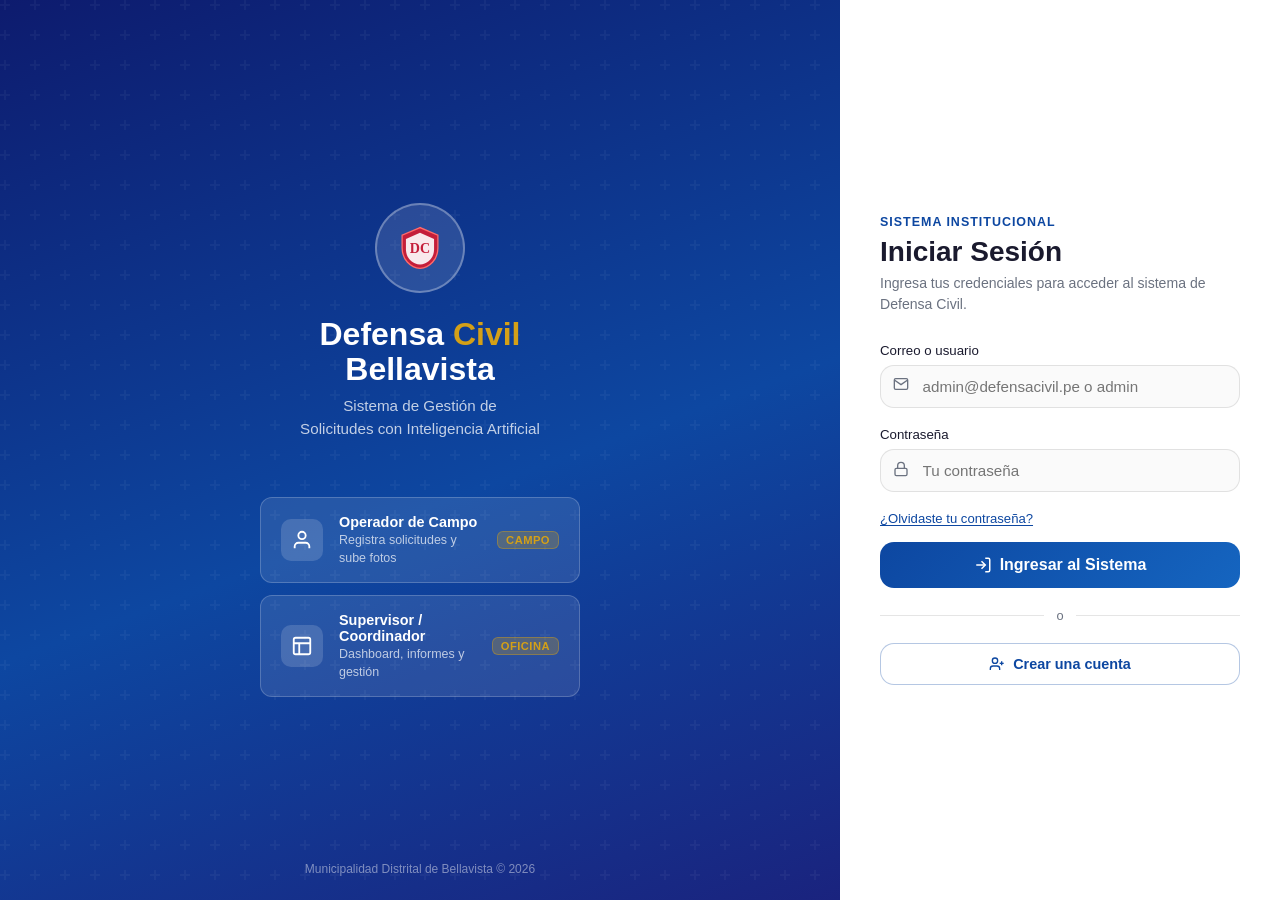
<file: backend/index.html>
<!DOCTYPE html>
<html lang="es">
<head>
    <meta charset="UTF-8">
    <meta http-equiv="refresh" content="0; url=login.html">
    <title>Defensa Civil — Redirigiendo...</title>
</head>
<body>
    <p>Redirigiendo al inicio de sesión... <a href="login.html">Haz clic aquí si no redirige.</a></p>
</body>
</html>
</file>
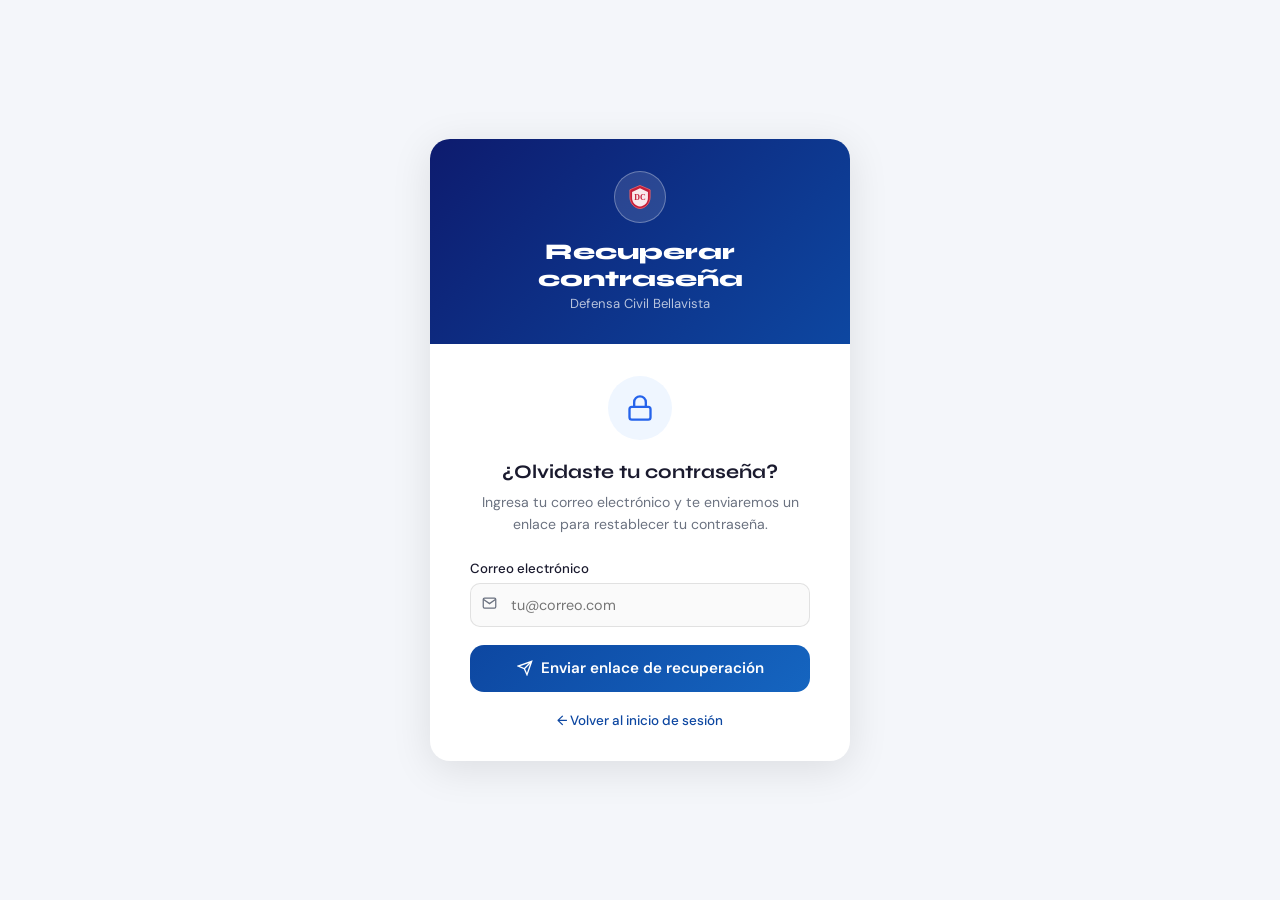
<file: backend/forgot-password.html>
<!DOCTYPE html>
<html lang="es">
<head>
    <meta charset="UTF-8">
    <meta name="viewport" content="width=device-width, initial-scale=1.0">
    <title>Recuperar Contraseña — Defensa Civil Bellavista</title>
    <link href="https://fonts.googleapis.com/css2?family=Syne:wght@400;600;700;800&family=DM+Sans:ital,opsz,wght@0,9..40,400;0,9..40,500;0,9..40,600&display=swap" rel="stylesheet">
    <style>
        *,*::before,*::after{box-sizing:border-box;margin:0;padding:0}
        :root{--azul:#0d47a1;--texto:#1A1A2E;--muted:#6B7280;--borde:rgba(0,0,0,.10);--bg:#F4F6FA;--radio:14px}
        html,body{min-height:100%;font-family:'DM Sans',sans-serif;background:var(--bg)}
        .page-wrap{min-height:100vh;display:flex;align-items:center;justify-content:center;padding:2rem 1rem}
        .card{background:#fff;border-radius:20px;box-shadow:0 8px 40px rgba(0,0,0,.10);width:100%;max-width:420px;overflow:hidden}
        .card-top{background:linear-gradient(135deg,#0d1b6e,#0d47a1);padding:2rem 2.5rem;text-align:center;color:#fff}
        .escudo{width:52px;height:52px;background:rgba(255,255,255,.12);border:1.5px solid rgba(255,255,255,.3);border-radius:50%;display:inline-flex;align-items:center;justify-content:center;margin-bottom:.9rem}
        .card-top h1{font-family:'Syne',sans-serif;font-size:1.4rem;font-weight:800;margin-bottom:.2rem}
        .card-top p{font-size:.82rem;opacity:.7}
        .card-body{padding:2rem 2.5rem}

        .icon-center{text-align:center;margin-bottom:1.25rem}
        .icon-circle{width:64px;height:64px;background:#EFF6FF;border-radius:50%;display:inline-flex;align-items:center;justify-content:center}
        h2{font-family:'Syne',sans-serif;font-size:1.2rem;font-weight:700;color:var(--texto);margin-bottom:.5rem;text-align:center}
        .desc{color:var(--muted);font-size:.88rem;line-height:1.6;margin-bottom:1.5rem;text-align:center}

        .form-group{margin-bottom:1.1rem}
        .form-group label{display:block;font-size:.83rem;font-weight:500;color:var(--texto);margin-bottom:.4rem}
        .input-wrap{position:relative}
        .input-icon{position:absolute;left:12px;top:50%;transform:translateY(-50%);color:var(--muted);pointer-events:none}
        .form-group input{width:100%;padding:.75rem 1rem .75rem 2.5rem;border:1.5px solid var(--borde);border-radius:10px;font-family:'DM Sans',sans-serif;font-size:.9rem;color:var(--texto);background:#fafafa;outline:none;transition:border-color .2s,box-shadow .2s}
        .form-group input:focus{border-color:var(--azul);box-shadow:0 0 0 3px rgba(13,71,161,.10);background:#fff}

        .btn-primary{width:100%;padding:.85rem;background:linear-gradient(135deg,#0d47a1,#1565c0);color:#fff;border:none;border-radius:var(--radio);font-family:'DM Sans',sans-serif;font-size:.95rem;font-weight:600;cursor:pointer;display:flex;align-items:center;justify-content:center;gap:.5rem}
        .btn-primary:hover{opacity:.9}
        .btn-primary:disabled{opacity:.6;cursor:not-allowed}

        .alert{border-radius:10px;padding:.75rem 1rem;font-size:.84rem;display:none;align-items:center;gap:.5rem;margin-bottom:.9rem}
        .alert.visible{display:flex}
        .alert.error{background:#FEE2E2;border:1px solid #F87171;color:#991B1B}
        .alert.success{background:#DCFCE7;border:1px solid #86EFAC;color:#166534}

        .back-link{text-align:center;margin-top:1.25rem;font-size:.84rem;color:var(--muted)}
        .back-link a{color:var(--azul);font-weight:500;text-decoration:none}
        .back-link a:hover{text-decoration:underline}

        .success-view{display:none;text-align:center}
        .success-view .check{width:68px;height:68px;background:#DCFCE7;border-radius:50%;display:inline-flex;align-items:center;justify-content:center;margin-bottom:1rem}

        .spin{animation:spin .7s linear infinite}
        @keyframes spin{to{transform:rotate(360deg)}}
    </style>
</head>
<body>
<div class="page-wrap">
<div class="card">
    <div class="card-top">
        <div class="escudo">
            <svg width="26" height="26" viewBox="0 0 36 36" fill="none">
                <path d="M18 2L4 8v10c0 9 6.5 15.5 14 16 7.5-.5 14-7 14-16V8L18 2z" fill="#C41E3A" stroke="#ff6b6b" stroke-width="1"/>
                <path d="M18 6L7 11v8c0 6.5 4.5 11.5 11 12 6.5-.5 11-5.5 11-12v-8L18 6z" fill="rgba(255,255,255,0.9)"/>
                <text x="18" y="22" text-anchor="middle" font-family="serif" font-size="11" font-weight="bold" fill="#C41E3A">DC</text>
            </svg>
        </div>
        <h1>Recuperar contraseña</h1>
        <p>Defensa Civil Bellavista</p>
    </div>
    <div class="card-body">

        <div id="formView">
            <div class="icon-center"><div class="icon-circle"><svg width="28" height="28" viewBox="0 0 24 24" fill="none" stroke="#2563eb" stroke-width="2"><rect x="3" y="11" width="18" height="11" rx="2"/><path d="M7 11V7a5 5 0 0110 0v4"/></svg></div></div>
            <h2>¿Olvidaste tu contraseña?</h2>
            <p class="desc">Ingresa tu correo electrónico y te enviaremos un enlace para restablecer tu contraseña.</p>

            <div class="alert error" id="alertError"><svg width="14" height="14" viewBox="0 0 24 24" fill="none" stroke="currentColor" stroke-width="2.5"><circle cx="12" cy="12" r="10"/><line x1="12" y1="8" x2="12" y2="12"/><line x1="12" y1="16" x2="12.01" y2="16"/></svg><span id="errMsg"></span></div>

            <form onsubmit="doReset(event)">
                <div class="form-group">
                    <label>Correo electrónico</label>
                    <div class="input-wrap">
                        <span class="input-icon"><svg width="15" height="15" viewBox="0 0 24 24" fill="none" stroke="currentColor" stroke-width="2"><path d="M4 4h16c1.1 0 2 .9 2 2v12c0 1.1-.9 2-2 2H4c-1.1 0-2-.9-2-2V6c0-1.1.9-2 2-2z"/><polyline points="22,6 12,13 2,6"/></svg></span>
                        <input type="email" id="emailInput" placeholder="tu@correo.com" required autocomplete="email">
                    </div>
                </div>
                <button type="submit" class="btn-primary" id="btnSend">
                    <svg width="16" height="16" viewBox="0 0 24 24" fill="none" stroke="currentColor" stroke-width="2"><path d="M22 2L11 13M22 2l-7 20-4-9-9-4 20-7z"/></svg>
                    Enviar enlace de recuperación
                </button>
            </form>
            <p class="back-link"><a href="login.html">← Volver al inicio de sesión</a></p>
        </div>

        <div class="success-view" id="successView">
            <div class="check"><svg width="30" height="30" viewBox="0 0 24 24" fill="none" stroke="#16a34a" stroke-width="2.5"><polyline points="20 6 9 17 4 12"/></svg></div>
            <h2>¡Correo enviado!</h2>
            <p class="desc">Revisa tu bandeja de entrada en <strong id="emailMostrado"></strong>. Si tu correo está registrado, recibirás el enlace en los próximos minutos.</p>
            <div style="background:#FEF3C7;border:1px solid #FCD34D;border-radius:8px;padding:.65rem 1rem;font-size:.8rem;color:#92400e;margin:.5rem 0 1.25rem;text-align:left">
                ⚠ Si no ves el correo, revisa también la carpeta de <strong>spam</strong>.
            </div>
            <p class="back-link"><a href="login.html">← Volver al inicio de sesión</a></p>
        </div>
    </div>
</div>
</div>
<script src="auth.js"></script>
<script>
async function doReset(e) {
    e.preventDefault();
    const btn  = document.getElementById('btnSend');
    const err  = document.getElementById('alertError');
    err.classList.remove('visible');
    const email = document.getElementById('emailInput').value.trim();

    btn.disabled = true;
    btn.innerHTML = `<svg class="spin" width="16" height="16" viewBox="0 0 24 24" fill="none" stroke="currentColor" stroke-width="2"><path d="M21 12a9 9 0 11-6.219-8.56"/></svg> Enviando...`;

    try {
        const res  = await fetch(`${API}/api/forgot-password`, {
            method:'POST', headers:{'Content-Type':'application/json'},
            body: JSON.stringify({email}),
        });
        const data = await res.json();
        if(res.ok){
            document.getElementById('emailMostrado').textContent = email;
            document.getElementById('formView').style.display = 'none';
            document.getElementById('successView').style.display = 'block';
            toast(`Enlace de recuperación enviado a ${email}`, 'success', 7000);
        } else {
            document.getElementById('errMsg').textContent = data.error || 'Error al enviar';
            err.classList.add('visible');
            toast(data.error || 'Error al enviar el correo', 'error');
            btn.disabled = false;
            btn.innerHTML = `<svg width="16" height="16" viewBox="0 0 24 24" fill="none" stroke="currentColor" stroke-width="2"><path d="M22 2L11 13M22 2l-7 20-4-9-9-4 20-7z"/></svg> Enviar enlace de recuperación`;
        }
    } catch(e2){
        document.getElementById('errMsg').textContent = 'No se pudo conectar al servidor';
        err.classList.add('visible');
        toast('Sin conexión al servidor', 'error');
        btn.disabled = false;
        btn.innerHTML = `<svg width="16" height="16" viewBox="0 0 24 24" fill="none" stroke="currentColor" stroke-width="2"><path d="M22 2L11 13M22 2l-7 20-4-9-9-4 20-7z"/></svg> Enviar enlace de recuperación`;
    }
}
</script>
</body>
</html>
</file>
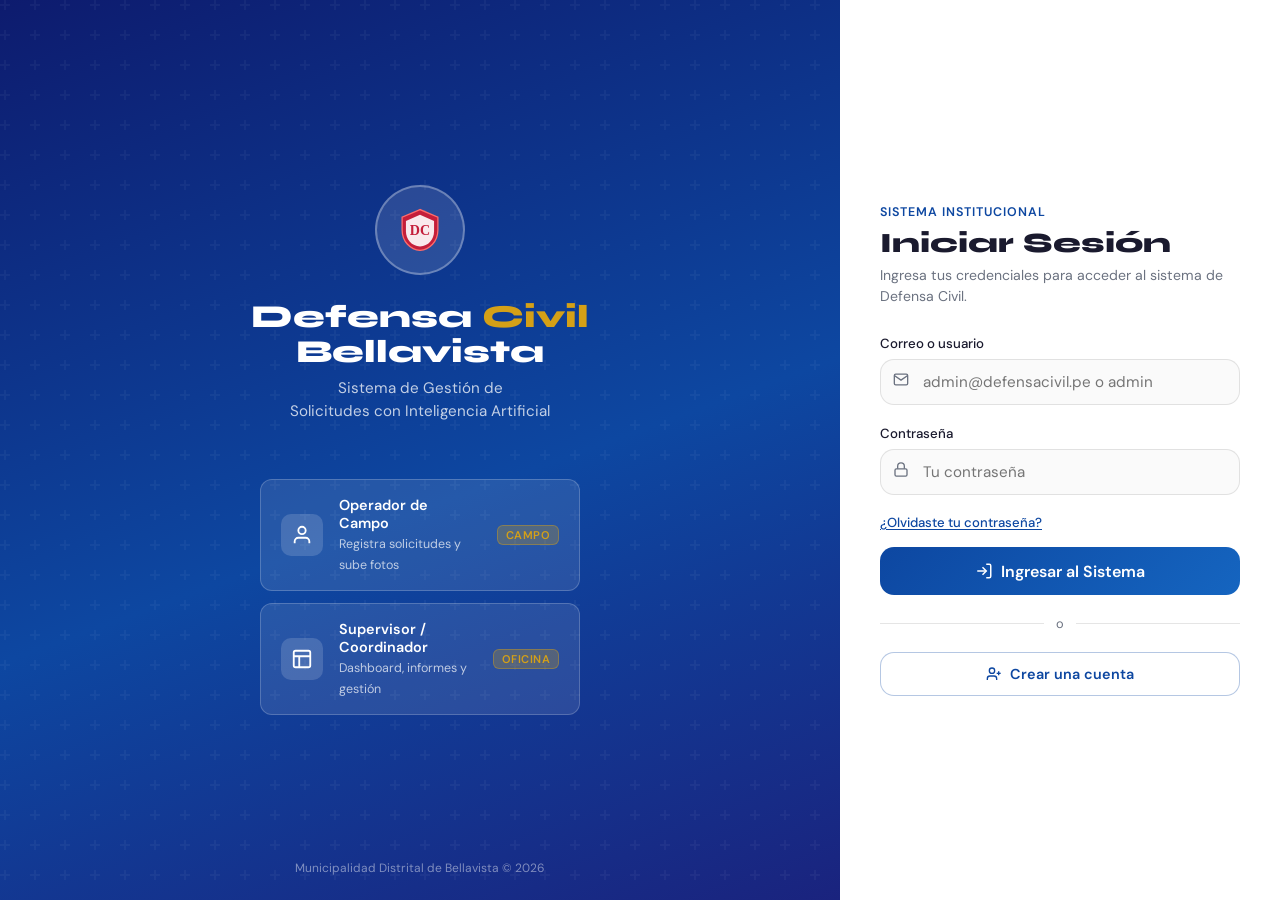
<file: backend/login.html>
<!DOCTYPE html>
<html lang="es">
<head>
    <meta charset="UTF-8">
    <meta name="viewport" content="width=device-width, initial-scale=1.0">
    <title>Iniciar Sesión — Defensa Civil Bellavista</title>
    <link href="https://fonts.googleapis.com/css2?family=Syne:wght@400;600;700;800&family=DM+Sans:ital,opsz,wght@0,9..40,300;0,9..40,400;0,9..40,500;0,9..40,600;1,9..40,300&display=swap" rel="stylesheet">
    <style>
        *,*::before,*::after{box-sizing:border-box;margin:0;padding:0}
        :root{
            --azul:#0d47a1;--azul2:#1565c0;--dorado:#D4A017;
            --texto:#1A1A2E;--muted:#6B7280;--borde:rgba(0,0,0,.10);
            --bg:#F4F6FA;--radio:14px;
        }
        html,body{height:100%;font-family:'DM Sans',sans-serif}
        body{background:var(--bg);display:flex;min-height:100vh}

        .panel-izq{
            flex:1;
            background:linear-gradient(160deg,#0d1b6e 0%,#0d47a1 55%,#1a237e 100%);
            display:flex;flex-direction:column;align-items:center;
            justify-content:center;padding:3rem 2.5rem;color:#fff;
            position:relative;overflow:hidden;
        }
        .panel-izq::before{
            content:'';position:absolute;inset:0;
            background:url("data:image/svg+xml,%3Csvg width='60' height='60' viewBox='0 0 60 60' xmlns='http://www.w3.org/2000/svg'%3E%3Cg fill='none' fill-rule='evenodd'%3E%3Cg fill='%23ffffff' fill-opacity='0.04'%3E%3Cpath d='M36 34v-4h-2v4h-4v2h4v4h2v-4h4v-2h-4zm0-30V0h-2v4h-4v2h4v4h2V6h4V4h-4zM6 34v-4H4v4H0v2h4v4h2v-4h4v-2H6zM6 4V0H4v4H0v2h4v4h2V6h4V4H6z'/%3E%3C/g%3E%3C/g%3E%3C/svg%3E");
        }
        .panel-izq .logo-wrap{position:relative;z-index:1;text-align:center}
        .escudo-grande{
            width:90px;height:90px;background:rgba(255,255,255,.12);
            border:2px solid rgba(255,255,255,.3);border-radius:50%;
            display:flex;align-items:center;justify-content:center;
            margin:0 auto 1.5rem;
        }
        .panel-izq h1{font-family:'Syne',sans-serif;font-size:2rem;font-weight:800;line-height:1.1;margin-bottom:.5rem}
        .panel-izq h1 em{font-style:normal;color:var(--dorado)}
        .panel-izq .subtitulo{font-size:.95rem;opacity:.75;margin-bottom:2.5rem;line-height:1.5}
        .roles-preview{position:relative;z-index:1;display:flex;flex-direction:column;gap:.75rem;width:100%;max-width:320px;margin-top:1rem}
        .rol-card{background:rgba(255,255,255,.1);border:1px solid rgba(255,255,255,.2);border-radius:12px;padding:1rem 1.25rem;display:flex;align-items:center;gap:1rem}
        .rol-icon{width:42px;height:42px;background:rgba(255,255,255,.15);border-radius:10px;display:flex;align-items:center;justify-content:center;flex-shrink:0}
        .rol-info strong{display:block;font-size:.9rem;font-weight:600}
        .rol-info span{font-size:.78rem;opacity:.7}
        .badge-rol{margin-left:auto;background:rgba(212,160,23,.25);color:var(--dorado);border:1px solid rgba(212,160,23,.4);border-radius:6px;padding:2px 8px;font-size:.7rem;font-weight:600;text-transform:uppercase;letter-spacing:.04em}
        .panel-izq .footer-izq{position:absolute;bottom:1.5rem;font-size:.75rem;opacity:.45;z-index:1}

        .panel-der{width:440px;flex-shrink:0;display:flex;align-items:center;justify-content:center;padding:2.5rem 2rem;background:#fff;box-shadow:-8px 0 40px rgba(0,0,0,.08)}
        .login-box{width:100%;max-width:360px}
        .login-box .top-label{font-size:.78rem;font-weight:600;letter-spacing:.08em;text-transform:uppercase;color:var(--azul);margin-bottom:.4rem}
        .login-box h2{font-family:'Syne',sans-serif;font-size:1.75rem;font-weight:800;color:var(--texto);margin-bottom:.3rem}
        .login-box .desc{font-size:.88rem;color:var(--muted);margin-bottom:1.75rem;line-height:1.5}

        .form-group{margin-bottom:1.2rem}
        .form-group label{display:block;font-size:.83rem;font-weight:500;color:var(--texto);margin-bottom:.45rem}
        .input-wrap{position:relative}
        .input-icon{position:absolute;left:13px;top:50%;transform:translateY(-50%);color:var(--muted);pointer-events:none}
        .form-group input{width:100%;padding:.75rem 1rem .75rem 2.6rem;border:1.5px solid var(--borde);border-radius:var(--radio);font-family:'DM Sans',sans-serif;font-size:.95rem;color:var(--texto);background:#FAFAFA;outline:none;transition:border-color .2s,box-shadow .2s}
        .form-group input:focus{border-color:var(--azul);box-shadow:0 0 0 3px rgba(13,71,161,.10);background:#fff}

        .btn-primary{width:100%;padding:.85rem;background:linear-gradient(135deg,#0d47a1 0%,#1565c0 100%);color:#fff;border:none;border-radius:var(--radio);font-family:'DM Sans',sans-serif;font-size:1rem;font-weight:600;cursor:pointer;transition:opacity .2s,transform .15s;margin-top:.5rem;display:flex;align-items:center;justify-content:center;gap:.5rem}
        .btn-primary:hover{opacity:.9}
        .btn-primary:active{transform:scale(.98)}
        .btn-primary:disabled{opacity:.6;cursor:not-allowed}

        .error-box{background:#FEE2E2;border:1.5px solid #F87171;color:#991B1B;border-radius:10px;padding:.75rem 1rem;font-size:.85rem;margin-bottom:1rem;display:none;align-items:center;gap:.5rem}
        .error-box.visible{display:flex}

        .links-row{display:flex;justify-content:space-between;align-items:center;margin-top:1rem;font-size:.82rem}
        .link-btn{background:none;border:none;color:var(--azul);cursor:pointer;font-family:'DM Sans',sans-serif;font-size:.82rem;font-weight:500;padding:0;text-decoration:underline;text-underline-offset:2px}
        .link-btn:hover{color:#1565c0}

        .divider{display:flex;align-items:center;gap:.75rem;margin:1.25rem 0;color:var(--muted);font-size:.8rem}
        .divider::before,.divider::after{content:'';flex:1;height:1px;background:var(--borde)}

        .btn-register{width:100%;padding:.75rem;background:#fff;color:var(--azul);border:1.5px solid rgba(13,71,161,.3);border-radius:var(--radio);font-family:'DM Sans',sans-serif;font-size:.9rem;font-weight:600;cursor:pointer;transition:background .2s,border-color .2s;display:flex;align-items:center;justify-content:center;gap:.5rem}
        .btn-register:hover{background:#EFF6FF;border-color:var(--azul)}

        .spin{animation:spin .7s linear infinite}
        @keyframes spin{to{transform:rotate(360deg)}}

        @media(max-width:720px){
            body{flex-direction:column}
            .panel-izq{padding:2rem 1.5rem;min-height:260px}
            .panel-izq h1{font-size:1.5rem}
            .roles-preview{display:none}
            .panel-der{width:100%;box-shadow:none;padding:2rem 1.25rem}
        }
    </style>
</head>
<body>
<div class="panel-izq">
    <div class="logo-wrap">
        <div class="escudo-grande">
            <svg width="46" height="46" viewBox="0 0 36 36" fill="none">
                <path d="M18 2L4 8v10c0 9 6.5 15.5 14 16 7.5-.5 14-7 14-16V8L18 2z" fill="#C41E3A" stroke="#ff6b6b" stroke-width="1"/>
                <path d="M18 6L7 11v8c0 6.5 4.5 11.5 11 12 6.5-.5 11-5.5 11-12v-8L18 6z" fill="rgba(255,255,255,0.9)"/>
                <text x="18" y="22" text-anchor="middle" font-family="serif" font-size="11" font-weight="bold" fill="#C41E3A">DC</text>
            </svg>
        </div>
        <h1>Defensa <em>Civil</em><br>Bellavista</h1>
        <p class="subtitulo">Sistema de Gestión de<br>Solicitudes con Inteligencia Artificial</p>
    </div>
    <div class="roles-preview">
        <div class="rol-card">
            <div class="rol-icon">
                <svg width="22" height="22" viewBox="0 0 24 24" fill="none" stroke="#fff" stroke-width="2"><path d="M20 21v-2a4 4 0 00-4-4H8a4 4 0 00-4 4v2"/><circle cx="12" cy="7" r="4"/></svg>
            </div>
            <div class="rol-info"><strong>Operador de Campo</strong><span>Registra solicitudes y sube fotos</span></div>
            <div class="badge-rol">Campo</div>
        </div>
        <div class="rol-card">
            <div class="rol-icon">
                <svg width="22" height="22" viewBox="0 0 24 24" fill="none" stroke="#fff" stroke-width="2"><rect x="3" y="3" width="18" height="18" rx="2"/><path d="M3 9h18M9 21V9"/></svg>
            </div>
            <div class="rol-info"><strong>Supervisor / Coordinador</strong><span>Dashboard, informes y gestión</span></div>
            <div class="badge-rol">Oficina</div>
        </div>
    </div>
    <p class="footer-izq">Municipalidad Distrital de Bellavista © 2026</p>
</div>

<div class="panel-der">
    <div class="login-box">
        <p class="top-label">Sistema Institucional</p>
        <h2>Iniciar Sesión</h2>
        <p class="desc">Ingresa tus credenciales para acceder al sistema de Defensa Civil.</p>

        <div class="error-box" id="errorBox">
            <svg width="16" height="16" viewBox="0 0 24 24" fill="none" stroke="currentColor" stroke-width="2.5"><circle cx="12" cy="12" r="10"/><line x1="12" y1="8" x2="12" y2="12"/><line x1="12" y1="16" x2="12.01" y2="16"/></svg>
            <span id="errorMsg">Error</span>
        </div>
        <div class="error-box" id="verifyBox" style="background:#fef3c7;border-color:#fbbf24;color:#92400e;flex-direction:column;align-items:flex-start;gap:.5rem">
            <div style="display:flex;align-items:center;gap:.5rem">
                <svg width="16" height="16" viewBox="0 0 24 24" fill="none" stroke="currentColor" stroke-width="2"><path d="M4 4h16c1.1 0 2 .9 2 2v12c0 1.1-.9 2-2 2H4c-1.1 0-2-.9-2-2V6c0-1.1.9-2 2-2z"/><polyline points="22,6 12,13 2,6"/></svg>
                <span>Cuenta no verificada. Revisa tu correo o reenvía el enlace.</span>
            </div>
            <button type="button" id="btnReenviar" onclick="reenviarVerificacion()" style="background:#0d47a1;color:#fff;border:none;border-radius:8px;padding:.45rem .9rem;font-size:.8rem;font-weight:600;cursor:pointer;font-family:'DM Sans',sans-serif">
                Reenviar correo de verificación
            </button>
            <div id="reenviarMsg" style="font-size:.8rem;display:none"></div>
        </div>

        <form id="loginForm" onsubmit="doLogin(event)">
            <div class="form-group">
                <label for="email">Correo o usuario</label>
                <div class="input-wrap">
                    <span class="input-icon"><svg width="16" height="16" viewBox="0 0 24 24" fill="none" stroke="currentColor" stroke-width="2"><path d="M4 4h16c1.1 0 2 .9 2 2v12c0 1.1-.9 2-2 2H4c-1.1 0-2-.9-2-2V6c0-1.1.9-2 2-2z"/><polyline points="22,6 12,13 2,6"/></svg></span>
                    <input type="text" id="email" placeholder="admin@defensacivil.pe o admin" autocomplete="username" required>
                </div>
            </div>
            <div class="form-group">
                <label for="password">Contraseña</label>
                <div class="input-wrap">
                    <span class="input-icon"><svg width="16" height="16" viewBox="0 0 24 24" fill="none" stroke="currentColor" stroke-width="2"><rect x="3" y="11" width="18" height="11" rx="2"/><path d="M7 11V7a5 5 0 0110 0v4"/></svg></span>
                    <input type="password" id="password" placeholder="Tu contraseña" autocomplete="current-password" required>
                </div>
            </div>

            <div class="links-row">
                <button type="button" class="link-btn" onclick="window.location.href='forgot-password.html'">¿Olvidaste tu contraseña?</button>
            </div>

            <button type="submit" class="btn-primary" id="btnLogin" style="margin-top:1rem">
                <svg width="18" height="18" viewBox="0 0 24 24" fill="none" stroke="currentColor" stroke-width="2"><path d="M15 3h4a2 2 0 012 2v14a2 2 0 01-2 2h-4"/><polyline points="10 17 15 12 10 7"/><line x1="15" y1="12" x2="3" y2="12"/></svg>
                Ingresar al Sistema
            </button>
        </form>

        <div class="divider">o</div>

        <button class="btn-register" onclick="window.location.href='register.html'">
            <svg width="16" height="16" viewBox="0 0 24 24" fill="none" stroke="currentColor" stroke-width="2"><path d="M16 21v-2a4 4 0 00-4-4H6a4 4 0 00-4 4v2"/><circle cx="9" cy="7" r="4"/><line x1="19" y1="8" x2="19" y2="14"/><line x1="22" y1="11" x2="16" y2="11"/></svg>
            Crear una cuenta
        </button>
    </div>
</div>

<script src="auth.js"></script>
<script>
(function(){
    const u = getUser();
    if(u && getToken()) window.location.href = homeForRole(u.rol);
})();

const _ICO_LOGIN = `<svg width="18" height="18" viewBox="0 0 24 24" fill="none" stroke="currentColor" stroke-width="2"><path d="M15 3h4a2 2 0 012 2v14a2 2 0 01-2 2h-4"/><polyline points="10 17 15 12 10 7"/><line x1="15" y1="12" x2="3" y2="12"/></svg>`;
const _ICO_SPIN  = `<svg class="spin" width="18" height="18" viewBox="0 0 24 24" fill="none" stroke="currentColor" stroke-width="2"><path d="M21 12a9 9 0 11-6.219-8.56"/></svg>`;

let _lastEmail = '';

async function doLogin(e) {
    e.preventDefault();
    const btn    = document.getElementById('btnLogin');
    const errBox = document.getElementById('errorBox');
    const errMsg = document.getElementById('errorMsg');
    errBox.classList.remove('visible');
    document.getElementById('verifyBox').classList.remove('visible');

    const email    = document.getElementById('email').value.trim();
    const password = document.getElementById('password').value;
    _lastEmail = email;
    btn.disabled = true;
    btn.innerHTML = _ICO_SPIN + ' Verificando...';

    try {
        // CORREGIDO: Cambiado `${API}` por `${API_URL}` de auth.js
        const res  = await fetch(`${API_URL}/login`, {
            method:'POST', headers:{'Content-Type':'application/json'},
            body: JSON.stringify({email, password}),
        });
        const data = await res.json();
        if(res.ok){
            setAuth(data.token, {rol:data.rol, nombre:data.nombre, id:data.id, email:data.email});
            window.location.href = homeForRole(data.rol);
        } else {
            if (data.no_verificado) {
                document.getElementById('verifyBox').classList.add('visible');
            } else {
                errMsg.textContent = data.error || 'Credenciales incorrectas';
                errBox.classList.add('visible');
            }
            btn.disabled = false;
            btn.innerHTML = _ICO_LOGIN + ' Ingresar al Sistema';
        }
    } catch(err){
        errMsg.textContent = 'No se pudo conectar al servidor. ¿Está ejecutando python app.py?';
        errBox.classList.add('visible');
        btn.disabled = false;
        btn.innerHTML = _ICO_LOGIN + ' Ingresar al Sistema';
    }
}

async function reenviarVerificacion() {
    const btn = document.getElementById('btnReenviar');
    const msg = document.getElementById('reenviarMsg');
    btn.disabled = true;
    btn.textContent = 'Enviando...';
    msg.style.display = 'none';

    try {
        // CORREGIDO: Cambiado `${API}` por `${API_URL}` de auth.js
        const res  = await fetch(`${API_URL}/resend-verification`, {
            method: 'POST', headers: {'Content-Type': 'application/json'},
            body: JSON.stringify({email: _lastEmail}),
        });
        const data = await res.json();
        if(res.ok){
            msg.textContent = `✓ Correo reenviado a ${_lastEmail}. Revisa tu bandeja.`;
            msg.style.color = '#166534';
            msg.style.display = 'block';
            toast(`Correo de verificación enviado a ${_lastEmail}`, 'success', 8000);
        } else {
            msg.textContent = data.error || 'Error al reenviar';
            msg.style.color = '#991B1B';
            msg.style.display = 'block';
        }
    } catch(_) {
        msg.textContent = 'Sin conexión al servidor';
        msg.style.color = '#991B1B';
        msg.style.display = 'block';
    }
    btn.disabled = false;
    btn.textContent = 'Reenviar correo de verificación';
}
</script>
</body>
</html>
</file>
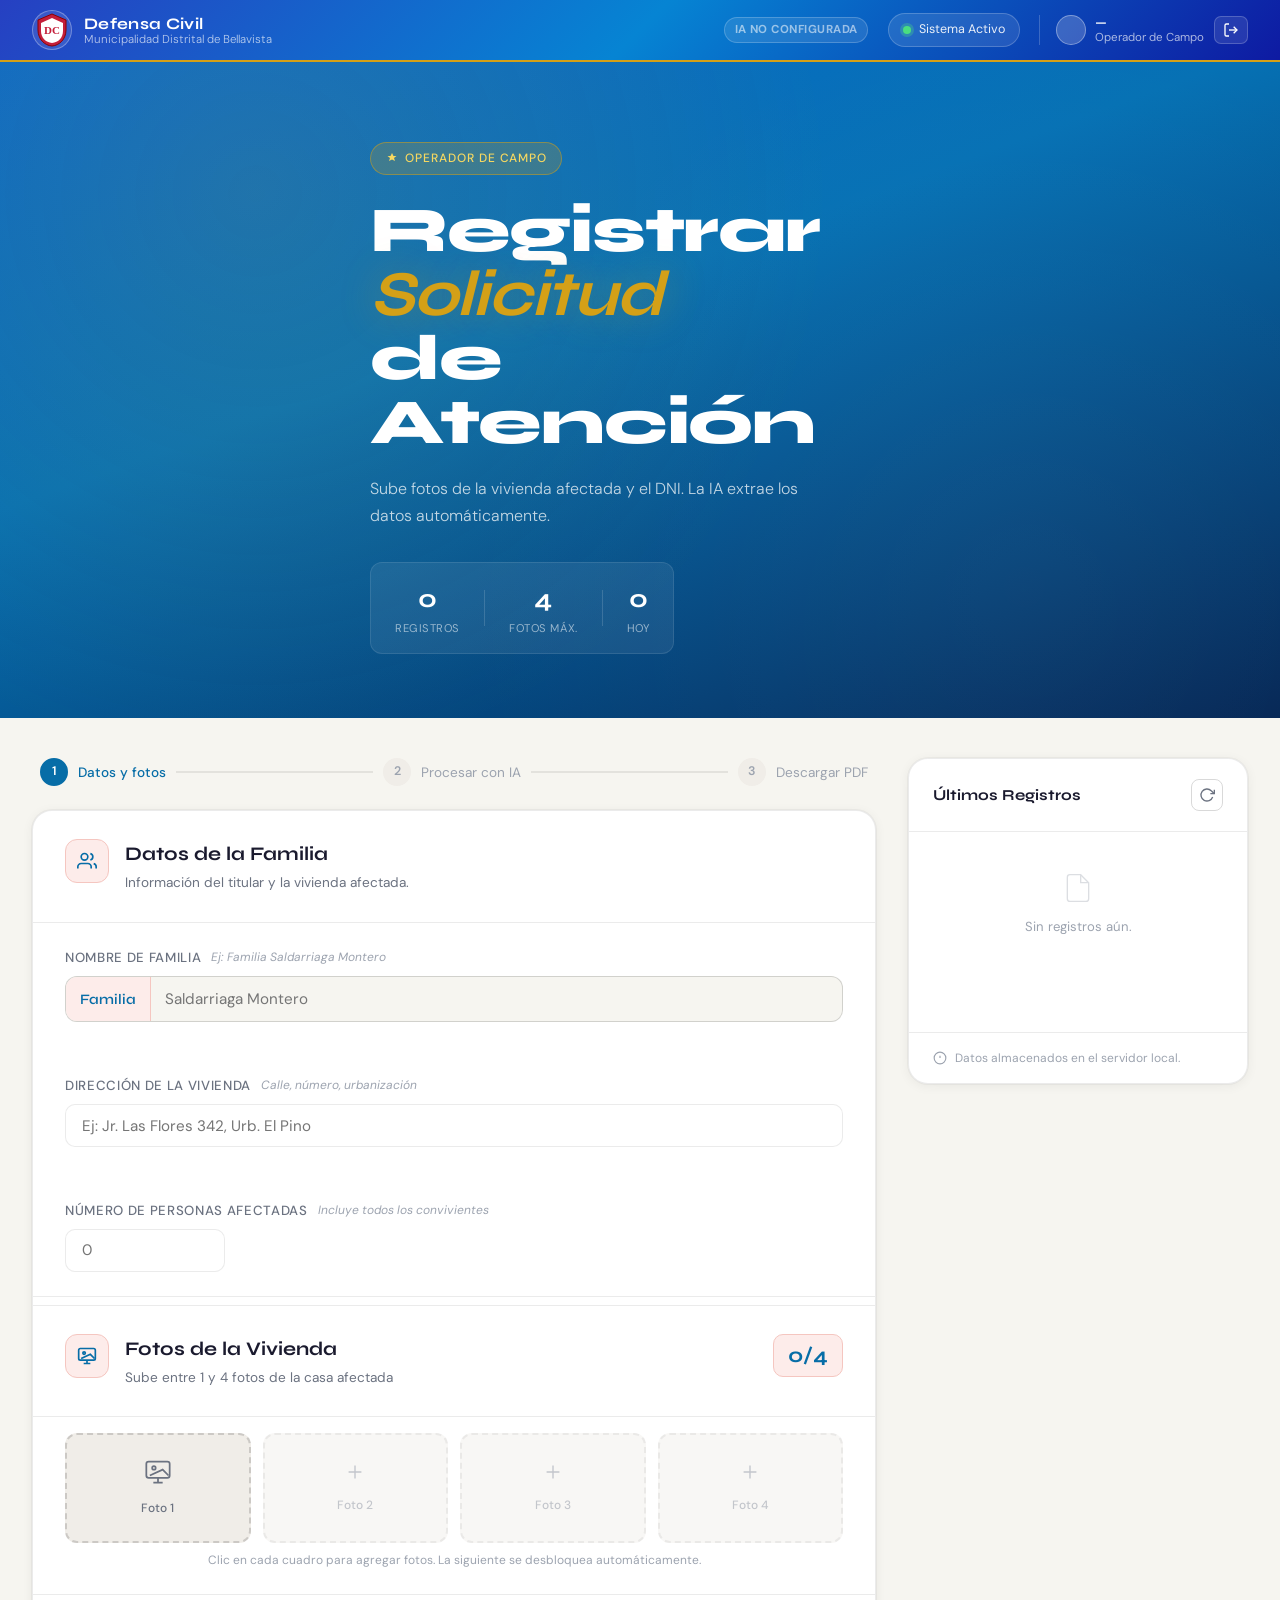
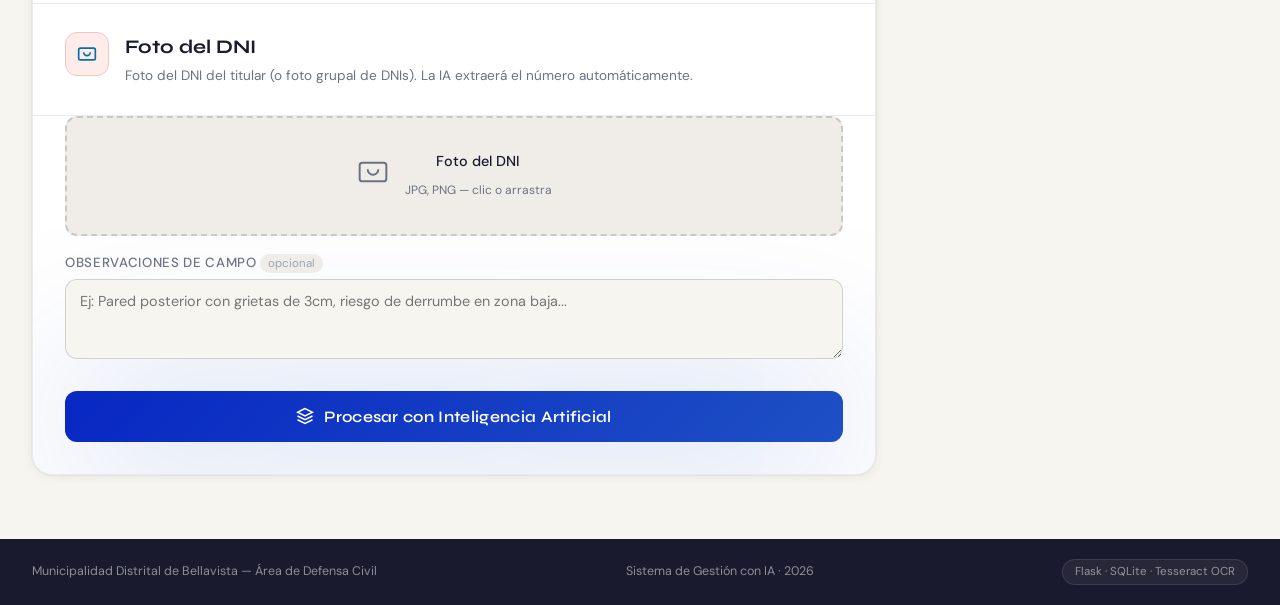
<file: backend/operador.html>
<!DOCTYPE html>
<html lang="es">
<head>
    <meta charset="UTF-8">
    <meta name="viewport" content="width=device-width, initial-scale=1.0">
    <title>Operador de Campo — Defensa Civil | Municipalidad de Bellavista</title>
    <link href="https://fonts.googleapis.com/css2?family=Syne:wght@400;600;700;800&family=DM+Sans:ital,wght@0,300;0,400;0,500;1,300&display=swap" rel="stylesheet">
    <link rel="stylesheet" href="style.css">
</head>
<body>

<!-- TOPBAR -->
<header class="topbar">
    <div class="topbar-inner">
        <div class="topbar-brand">
            <div class="escudo">
                <svg width="36" height="36" viewBox="0 0 36 36" fill="none">
                    <path d="M18 2L4 8v10c0 9 6.5 15.5 14 16 7.5-.5 14-7 14-16V8L18 2z" fill="#C41E3A" stroke="#8B0000" stroke-width="1"/>
                    <path d="M18 6L7 11v8c0 6.5 4.5 11.5 11 12 6.5-.5 11-5.5 11-12v-8L18 6z" fill="#fff"/>
                    <text x="18" y="22" text-anchor="middle" font-family="serif" font-size="11" font-weight="bold" fill="#C41E3A">DC</text>
                </svg>
            </div>
            <div class="brand-text">
                <span class="brand-title">Defensa Civil</span>
                <span class="brand-sub">Municipalidad Distrital de Bellavista</span>
            </div>
        </div>
        <div style="display:flex; align-items:center; gap:1.2rem;">
            <span id="iaBadgeTopbar" class="ia-badge-topbar">IA no configurada</span>
            <div class="topbar-status">
                <span class="status-dot"></span>
                <span class="status-label">Sistema Activo</span>
            </div>
            <div class="user-info-topbar" id="userInfoTopbar" style="display:flex;align-items:center;gap:.6rem;padding-left:1rem;border-left:1px solid rgba(255,255,255,0.2);">
                <div class="user-avatar-top"></div>
                <div style="line-height:1.2;">
                    <div style="font-size:.82rem;font-weight:600;" id="topbarNombre">—</div>
                    <div style="font-size:.72rem;opacity:.65;">Operador de Campo</div>
                </div>
                <button onclick="logout()" class="btn-logout-top" title="Cerrar sesión">
                    <svg width="16" height="16" viewBox="0 0 24 24" fill="none" stroke="currentColor" stroke-width="2">
                        <path d="M9 21H5a2 2 0 01-2-2V5a2 2 0 012-2h4"/><polyline points="16 17 21 12 16 7"/><line x1="21" y1="12" x2="9" y2="12"/>
                    </svg>
                </button>
            </div>
        </div>
    </div>
</header>

<!-- HERO -->
<section class="hero">
    <div class="hero-bg-pattern"></div>
    <div class="hero-content">
        <div class="hero-badge">
            <svg width="14" height="14" viewBox="0 0 14 14" fill="currentColor"><path d="M7 1l1.5 3h3l-2.5 2 1 3L7 7.5 4 9l1-3L2.5 4h3z"/></svg>
            Operador de Campo
        </div>
        <h1 class="hero-title">Registrar<br><em>Solicitud</em><br>de Atención</h1>
        <p class="hero-desc">Sube fotos de la vivienda afectada y el DNI. La IA extrae los datos automáticamente.</p>
        <div class="hero-stats">
            <div class="stat"><span class="stat-num" id="totalCount">0</span><span class="stat-label">Registros</span></div>
            <div class="stat-divider"></div>
            <div class="stat"><span class="stat-num">4</span><span class="stat-label">Fotos máx.</span></div>
            <div class="stat-divider"></div>
            <div class="stat"><span class="stat-num" id="hoyCount">0</span><span class="stat-label">Hoy</span></div>
        </div>
    </div>
</section>

<!-- MAIN -->
<main class="main-content">
    <div class="form-section">

        <!-- STEPS -->
        <div class="steps-bar">
            <div class="step active" id="step1-indicator"><div class="step-num">1</div><span>Datos y fotos</span></div>
            <div class="step-line"></div>
            <div class="step" id="step2-indicator"><div class="step-num">2</div><span>Procesar con IA</span></div>
            <div class="step-line"></div>
            <div class="step" id="step3-indicator"><div class="step-num">3</div><span>Descargar PDF</span></div>
        </div>

        <!-- FORMULARIO -->
        <div class="form-card" id="step1">

            <!-- Datos de la familia -->
            <div class="card-header">
                <div class="card-icon red">
                    <svg width="20" height="20" viewBox="0 0 24 24" fill="none" stroke="currentColor" stroke-width="2"><path d="M17 21v-2a4 4 0 00-4-4H5a4 4 0 00-4 4v2"/><circle cx="9" cy="7" r="4"/><path d="M23 21v-2a4 4 0 00-3-3.87M16 3.13a4 4 0 010 7.75"/></svg>
                </div>
                <div>
                    <h2>Datos de la Familia</h2>
                    <p>Información del titular y la vivienda afectada.</p>
                </div>
            </div>

            <div class="nombre-section">
                <label for="nombreManual">
                    Nombre de familia
                    <span class="label-hint">Ej: Familia Saldarriaga Montero</span>
                </label>
                <div class="nombre-input-wrap">
                    <div class="nombre-prefix">Familia</div>
                    <input type="text" id="nombreManual" placeholder="Saldarriaga Montero" autocomplete="off">
                </div>
            </div>

            <div class="nombre-section" style="margin-top:.8rem;">
                <label for="direccion">
                    Dirección de la vivienda
                    <span class="label-hint">Calle, número, urbanización</span>
                </label>
                <input type="text" id="direccion" placeholder="Ej: Jr. Las Flores 342, Urb. El Pino"
                       style="width:100%;padding:.65rem 1rem;border:1.5px solid var(--borde);border-radius:10px;font-family:'DM Sans',sans-serif;font-size:.95rem;color:var(--texto);outline:none;"
                       autocomplete="off">
            </div>

            <div class="nombre-section" style="margin-top:.8rem;">
                <label for="numAfectados">
                    Número de personas afectadas
                    <span class="label-hint">Incluye todos los convivientes</span>
                </label>
                <input type="number" id="numAfectados" min="0" max="9999" placeholder="0"
                       style="width:160px;padding:.65rem 1rem;border:1.5px solid var(--borde);border-radius:10px;font-family:'DM Sans',sans-serif;font-size:.95rem;color:var(--texto);outline:none;">
            </div>

            <div class="divider-section"></div>

            <!-- Fotos casa -->
            <div class="card-header" style="border-top: 1px solid var(--borde);">
                <div class="card-icon red">
                    <svg width="20" height="20" viewBox="0 0 24 24" fill="none" stroke="currentColor" stroke-width="2"><rect x="2" y="3" width="20" height="14" rx="2"/><path d="M8 21h8M12 17v4"/><circle cx="8.5" cy="8.5" r="1.5"/><path d="M21 15l-5-5L5 15"/></svg>
                </div>
                <div>
                    <h2>Fotos de la Vivienda</h2>
                    <p>Sube entre 1 y 4 fotos de la casa afectada</p>
                </div>
                <div class="foto-counter"><span id="contadorFotos">0</span>/4</div>
            </div>

            <div class="multi-upload-area" id="areaFotosCasa">
                <div class="upload-grid-multi" id="gridFotosCasa">
                    <div class="upload-slot" id="slot0" onclick="triggerSlot(0)">
                        <input type="file" id="inputCasa0" accept="image/*" hidden onchange="slotCargado(0, this)">
                        <div class="slot-icon"><svg width="28" height="28" viewBox="0 0 24 24" fill="none" stroke="currentColor" stroke-width="1.5"><rect x="2" y="3" width="20" height="14" rx="2"/><path d="M8 21h8M12 17v4"/><circle cx="8.5" cy="8.5" r="1.5"/><path d="M21 15l-5-5L5 15"/></svg></div>
                        <span class="slot-label">Foto 1</span>
                        <div class="slot-preview" id="prev0"></div>
                    </div>
                    <div class="upload-slot locked" id="slot1" onclick="triggerSlot(1)">
                        <input type="file" id="inputCasa1" accept="image/*" hidden onchange="slotCargado(1, this)">
                        <div class="slot-icon"><svg width="22" height="22" viewBox="0 0 24 24" fill="none" stroke="currentColor" stroke-width="1.5"><line x1="12" y1="5" x2="12" y2="19"/><line x1="5" y1="12" x2="19" y2="12"/></svg></div>
                        <span class="slot-label">Foto 2</span>
                        <div class="slot-preview" id="prev1"></div>
                    </div>
                    <div class="upload-slot locked" id="slot2" onclick="triggerSlot(2)">
                        <input type="file" id="inputCasa2" accept="image/*" hidden onchange="slotCargado(2, this)">
                        <div class="slot-icon"><svg width="22" height="22" viewBox="0 0 24 24" fill="none" stroke="currentColor" stroke-width="1.5"><line x1="12" y1="5" x2="12" y2="19"/><line x1="5" y1="12" x2="19" y2="12"/></svg></div>
                        <span class="slot-label">Foto 3</span>
                        <div class="slot-preview" id="prev2"></div>
                    </div>
                    <div class="upload-slot locked" id="slot3" onclick="triggerSlot(3)">
                        <input type="file" id="inputCasa3" accept="image/*" hidden onchange="slotCargado(3, this)">
                        <div class="slot-icon"><svg width="22" height="22" viewBox="0 0 24 24" fill="none" stroke="currentColor" stroke-width="1.5"><line x1="12" y1="5" x2="12" y2="19"/><line x1="5" y1="12" x2="19" y2="12"/></svg></div>
                        <span class="slot-label">Foto 4</span>
                        <div class="slot-preview" id="prev3"></div>
                    </div>
                </div>
                <p class="upload-hint">Clic en cada cuadro para agregar fotos. La siguiente se desbloquea automáticamente.</p>
            </div>

            <div class="divider-section"></div>

            <!-- Foto DNI -->
            <div class="card-header" style="border-top: 1px solid var(--borde);">
                <div class="card-icon red">
                    <svg width="20" height="20" viewBox="0 0 24 24" fill="none" stroke="currentColor" stroke-width="2"><rect x="2" y="5" width="20" height="14" rx="2"/><path d="M16 10a4 4 0 11-8 0"/></svg>
                </div>
                <div>
                    <h2>Foto del DNI</h2>
                    <p>Foto del DNI del titular (o foto grupal de DNIs). La IA extraerá el número automáticamente.</p>
                </div>
            </div>

            <div class="single-upload-wrap">
                <div class="upload-zone-single" id="zonaDni" onclick="document.getElementById('fotoDni').click()">
                    <input type="file" id="fotoDni" accept="image/*" hidden onchange="previsualizarDni(this)">
                    <div class="upload-icon-single">
                        <svg width="32" height="32" viewBox="0 0 24 24" fill="none" stroke="currentColor" stroke-width="1.5"><rect x="2" y="5" width="20" height="14" rx="2"/><path d="M16 10a4 4 0 11-8 0"/></svg>
                    </div>
                    <div class="upload-text-single">
                        <strong>Foto del DNI</strong>
                        <span>JPG, PNG — clic o arrastra</span>
                    </div>
                    <div class="upload-preview-single" id="previewDni"></div>
                </div>
            </div>

            <!-- Observaciones -->
            <div class="extra-field">
                <label for="observaciones">
                    Observaciones de campo
                    <span class="label-optional">opcional</span>
                </label>
                <textarea id="observaciones" placeholder="Ej: Pared posterior con grietas de 3cm, riesgo de derrumbe en zona baja..." rows="3"></textarea>
            </div>

            <button class="btn-procesar" id="btnProcesar">
                <svg width="18" height="18" viewBox="0 0 24 24" fill="none" stroke="currentColor" stroke-width="2"><path d="M12 2L2 7l10 5 10-5-10-5zM2 17l10 5 10-5M2 12l10 5 10-5"/></svg>
                Procesar con Inteligencia Artificial
            </button>
        </div>

        <!-- PROCESANDO -->
        <div class="processing-card" id="processingCard" style="display:none">
            <div class="pulse-ring"></div>
            <div class="processing-icon">
                <svg width="40" height="40" viewBox="0 0 24 24" fill="none" stroke="currentColor" stroke-width="1.5"><path d="M12 2L2 7l10 5 10-5-10-5zM2 17l10 5 10-5M2 12l10 5 10-5"/></svg>
            </div>
            <h3>Analizando con IA…</h3>
            <p>Subiendo fotos y extrayendo datos del DNI</p>
            <div class="progress-bar"><div class="progress-fill"></div></div>
        </div>

        <!-- RESULTADO -->
        <div class="result-card" id="resultCard" style="display:none">
            <div class="result-header">
                <div class="result-check">
                    <svg width="22" height="22" viewBox="0 0 24 24" fill="none" stroke="currentColor" stroke-width="2.5"><polyline points="20 6 9 17 4 12"/></svg>
                </div>
                <div>
                    <h2>Solicitud Registrada</h2>
                    <p id="resultFecha"></p>
                </div>
                <div class="result-id-badge">#<span id="idSolicitud">—</span></div>
            </div>

            <div class="result-data-grid">
                <div class="data-item">
                    <span class="data-label">DNI Extraído (IA)</span>
                    <span class="data-value" id="dniSpan">—</span>
                </div>
                <div class="data-item">
                    <span class="data-label">Nombre / Familia</span>
                    <span class="data-value" id="nombreSpan">—</span>
                </div>
                <div class="data-item">
                    <span class="data-label">Dirección</span>
                    <span class="data-value" id="dirSpan">—</span>
                </div>
                <div class="data-item">
                    <span class="data-label">Fotos de vivienda</span>
                    <span class="data-value" id="fotosSpan">—</span>
                </div>
                <div class="data-item">
                    <span class="data-label">Personas afectadas</span>
                    <span class="data-value" id="afectadosSpan">—</span>
                </div>
                <div class="data-item">
                    <span class="data-label">Observaciones</span>
                    <span class="data-value" id="obsSpan">—</span>
                </div>
            </div>

            <!-- Panel IA -->
            <div id="iaPanel" style="display:none;margin:0 1.5rem 1rem;"></div>

            <div class="result-actions">
                <button class="btn-pdf" id="btnPDF">
                    <svg width="18" height="18" viewBox="0 0 24 24" fill="none" stroke="currentColor" stroke-width="2"><path d="M14 2H6a2 2 0 00-2 2v16a2 2 0 002 2h12a2 2 0 002-2V8z"/><polyline points="14 2 14 8 20 8"/></svg>
                    Descargar Informe PDF
                </button>
                <button class="btn-nueva" id="btnNueva">
                    <svg width="18" height="18" viewBox="0 0 24 24" fill="none" stroke="currentColor" stroke-width="2"><line x1="12" y1="5" x2="12" y2="19"/><line x1="5" y1="12" x2="19" y2="12"/></svg>
                    Nueva Solicitud
                </button>
            </div>
        </div>

    </div>

    <!-- SIDEBAR HISTORIAL -->
    <aside class="sidebar">
        <div class="sidebar-header">
            <h3>Últimos Registros</h3>
            <button class="btn-refresh" onclick="cargarHistorial()">
                <svg width="16" height="16" viewBox="0 0 24 24" fill="none" stroke="currentColor" stroke-width="2"><polyline points="23 4 23 10 17 10"/><path d="M20.49 15a9 9 0 11-2.12-9.36L23 10"/></svg>
            </button>
        </div>
        <div class="historial-list" id="historialList">
            <div class="historial-empty">
                <svg width="32" height="32" viewBox="0 0 24 24" fill="none" stroke="currentColor" stroke-width="1"><path d="M14 2H6a2 2 0 00-2 2v16a2 2 0 002 2h12a2 2 0 002-2V8z"/><polyline points="14 2 14 8 20 8"/></svg>
                <p>Sin registros aún.</p>
            </div>
        </div>
        <div class="sidebar-footer">
            <div class="info-note">
                <svg width="14" height="14" viewBox="0 0 24 24" fill="none" stroke="currentColor" stroke-width="2"><circle cx="12" cy="12" r="10"/><line x1="12" y1="8" x2="12" y2="12"/><line x1="12" y1="16" x2="12.01" y2="16"/></svg>
                Datos almacenados en el servidor local.
            </div>
        </div>
    </aside>
</main>

<footer class="footer">
    <div class="footer-inner">
        <span>Municipalidad Distrital de Bellavista — Área de Defensa Civil</span>
        <span>Sistema de Gestión con IA · 2026</span>
        <span class="footer-tech">Flask · SQLite · Tesseract OCR</span>
    </div>
</footer>

<script src="auth.js"></script>
<script src="script.js"></script>
</body>
</html>
</file>
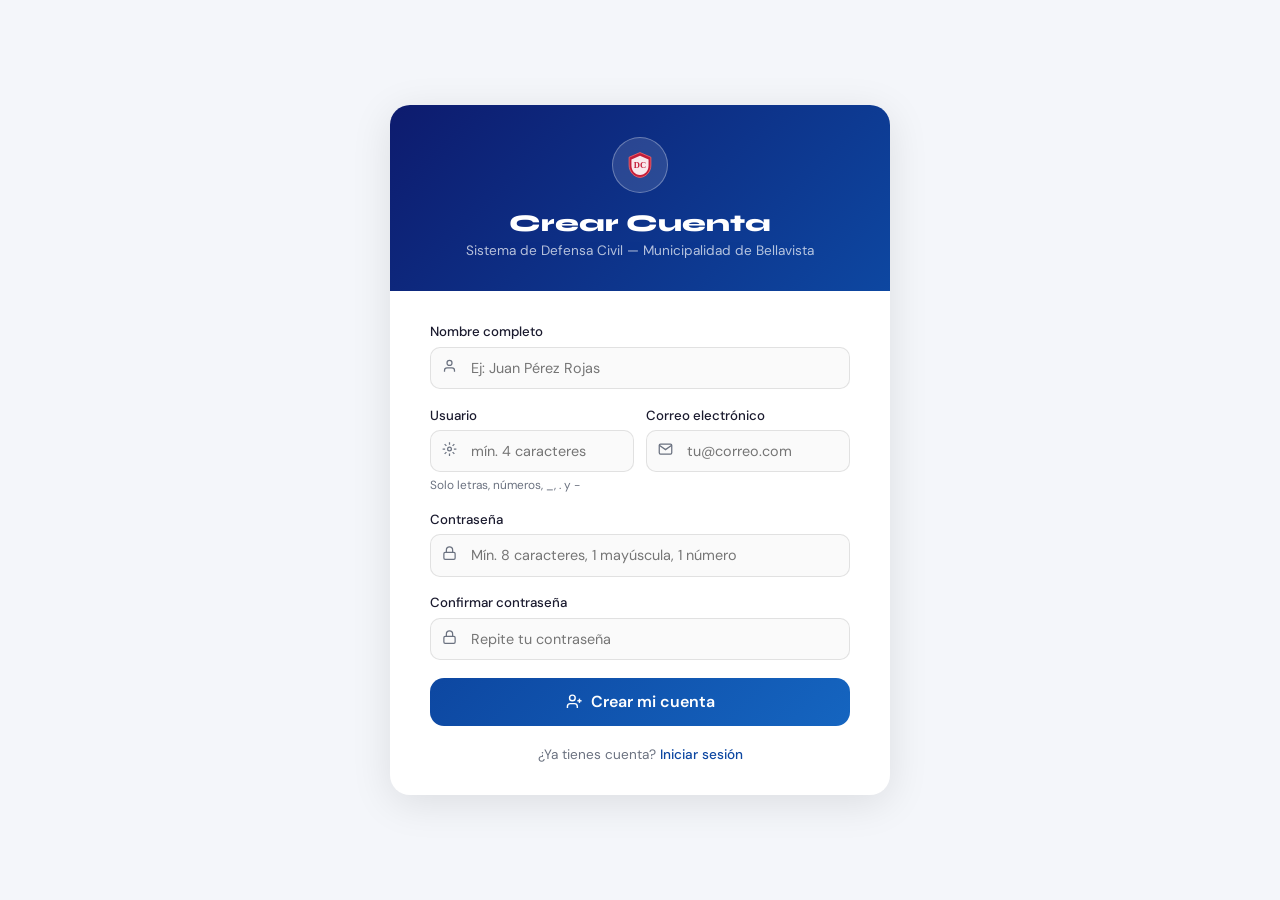
<file: backend/register.html>
<!DOCTYPE html>
<html lang="es">
<head>
    <meta charset="UTF-8">
    <meta name="viewport" content="width=device-width, initial-scale=1.0">
    <title>Crear Cuenta — Defensa Civil Bellavista</title>

    <link href="https://fonts.googleapis.com/css2?family=Syne:wght@400;600;700;800&family=DM+Sans:ital,opsz,wght@0,9..40,300;0,9..40,400;0,9..40,500;0,9..40,600&display=swap" rel="stylesheet">

    <style>
        *,*::before,*::after{box-sizing:border-box;margin:0;padding:0}
        :root{
            --azul:#0d47a1;
            --azul2:#1565c0;
            --dorado:#D4A017;
            --texto:#1A1A2E;
            --muted:#6B7280;
            --borde:rgba(0,0,0,.10);
            --bg:#F4F6FA;
            --radio:14px;
            --verde:#16a34a
        }

        html,body{
            min-height:100%;
            font-family:'DM Sans',sans-serif;
            background:var(--bg)
        }

        .page-wrap{
            min-height:100vh;
            display:flex;
            align-items:center;
            justify-content:center;
            padding:2rem 1rem
        }

        .card{
            background:#fff;
            border-radius:20px;
            box-shadow:0 8px 40px rgba(0,0,0,.10);
            width:100%;
            max-width:500px;
            overflow:hidden
        }

        .card-top{
            background:linear-gradient(135deg,#0d1b6e,#0d47a1);
            padding:2rem 2.5rem;
            text-align:center;
            color:#fff
        }

        .card-top .escudo{
            width:56px;
            height:56px;
            background:rgba(255,255,255,.12);
            border:1.5px solid rgba(255,255,255,.3);
            border-radius:50%;
            display:inline-flex;
            align-items:center;
            justify-content:center;
            margin-bottom:1rem
        }

        .card-top h1{
            font-family:'Syne',sans-serif;
            font-size:1.5rem;
            font-weight:800;
            margin-bottom:.25rem
        }

        .card-top p{
            font-size:.85rem;
            opacity:.7
        }

        .card-body{
            padding:2rem 2.5rem
        }

        .form-group{
            margin-bottom:1.1rem
        }

        .form-group label{
            display:block;
            font-size:.83rem;
            font-weight:500;
            color:var(--texto);
            margin-bottom:.4rem
        }

        .input-wrap{
            position:relative
        }

        .input-icon{
            position:absolute;
            left:12px;
            top:50%;
            transform:translateY(-50%);
            color:var(--muted);
            pointer-events:none
        }

        .form-group input{
            width:100%;
            padding:.7rem 1rem .7rem 2.5rem;
            border:1.5px solid var(--borde);
            border-radius:10px;
            font-family:'DM Sans',sans-serif;
            font-size:.9rem;
            color:var(--texto);
            background:#fafafa;
            outline:none;
            transition:border-color .2s,box-shadow .2s
        }

        .form-group input:focus{
            border-color:var(--azul);
            box-shadow:0 0 0 3px rgba(13,71,161,.10);
            background:#fff
        }

        .form-group input.error{
            border-color:#ef4444
        }

        .field-hint{
            font-size:.74rem;
            color:var(--muted);
            margin-top:.3rem
        }

        .password-strength{
            margin-top:.4rem;
            display:none
        }

        .ps-bar{
            height:4px;
            border-radius:2px;
            background:#e5e7eb;
            overflow:hidden;
            margin-bottom:.3rem
        }

        .ps-fill{
            height:100%;
            border-radius:2px;
            transition:width .3s,background .3s;
            width:0
        }

        .ps-text{
            font-size:.73rem;
            color:var(--muted)
        }

        .row2{
            display:grid;
            grid-template-columns:1fr 1fr;
            gap:.75rem
        }

        .btn-submit{
            width:100%;
            padding:.85rem;
            background:linear-gradient(135deg,#0d47a1,#1565c0);
            color:#fff;
            border:none;
            border-radius:var(--radio);
            font-family:'DM Sans',sans-serif;
            font-size:1rem;
            font-weight:600;
            cursor:pointer;
            transition:opacity .2s;
            display:flex;
            align-items:center;
            justify-content:center;
            gap:.5rem;
            margin-top:.75rem
        }

        .btn-submit:hover{
            opacity:.9
        }

        .btn-submit:disabled{
            opacity:.6;
            cursor:not-allowed
        }

        .alert{
            border-radius:10px;
            padding:.8rem 1rem;
            font-size:.85rem;
            margin-bottom:1rem;
            display:none;
            align-items:center;
            gap:.5rem
        }

        .alert.visible{
            display:flex
        }

        .alert.error{
            background:#FEE2E2;
            border:1.5px solid #F87171;
            color:#991B1B
        }

        .alert.success{
            background:#DCFCE7;
            border:1.5px solid #86EFAC;
            color:#166534
        }

        .back-link{
            text-align:center;
            margin-top:1.25rem;
            font-size:.85rem;
            color:var(--muted)
        }

        .back-link a{
            color:var(--azul);
            font-weight:500;
            text-decoration:none
        }

        .back-link a:hover{
            text-decoration:underline
        }

        .success-screen{
            display:none;
            text-align:center;
            padding:2rem
        }

        .success-screen .check-icon{
            width:64px;
            height:64px;
            background:#DCFCE7;
            border-radius:50%;
            display:inline-flex;
            align-items:center;
            justify-content:center;
            margin-bottom:1.25rem
        }

        .success-screen h3{
            font-family:'Syne',sans-serif;
            font-size:1.3rem;
            font-weight:700;
            color:var(--texto);
            margin-bottom:.75rem
        }

        .success-screen p{
            color:var(--muted);
            font-size:.9rem;
            line-height:1.6;
            margin-bottom:1.5rem
        }

        .btn-ir{
            display:inline-flex;
            align-items:center;
            gap:.4rem;
            background:var(--azul);
            color:#fff;
            border:none;
            border-radius:10px;
            padding:.75rem 1.5rem;
            font-family:'DM Sans',sans-serif;
            font-size:.9rem;
            font-weight:600;
            cursor:pointer;
            text-decoration:none
        }

        .spin{
            animation:spin .7s linear infinite
        }

        @keyframes spin{
            to{transform:rotate(360deg)}
        }

        @media(max-width:540px){
            .card-body{padding:1.5rem 1.25rem}
            .row2{grid-template-columns:1fr}
        }
    </style>
</head>

<body>

<div class="page-wrap">
<div class="card">
    <div class="card-top">
        <div class="escudo">
            <svg width="28" height="28" viewBox="0 0 36 36" fill="none">
                <path d="M18 2L4 8v10c0 9 6.5 15.5 14 16 7.5-.5 14-7 14-16V8L18 2z" fill="#C41E3A" stroke="#ff6b6b" stroke-width="1"/>
                <path d="M18 6L7 11v8c0 6.5 4.5 11.5 11 12 6.5-.5 11-5.5 11-12v-8L18 6z" fill="rgba(255,255,255,0.9)"/>
                <text x="18" y="22" text-anchor="middle" font-family="serif" font-size="11" font-weight="bold" fill="#C41E3A">DC</text>
            </svg>
        </div>
        <h1>Crear Cuenta</h1>
        <p>Sistema de Defensa Civil — Municipalidad de Bellavista</p>
    </div>

    <div class="card-body">
        <!-- Formulario de registro -->
        <div id="formSection">
            <div class="alert error" id="alertError">
                <svg width="15" height="15" viewBox="0 0 24 24" fill="none" stroke="currentColor" stroke-width="2.5"><circle cx="12" cy="12" r="10"/><line x1="12" y1="8" x2="12" y2="12"/><line x1="12" y1="16" x2="12.01" y2="16"/></svg>
                <span id="errorMsg"></span>
            </div>

            <form id="regForm" onsubmit="doRegister(event)">
                <div class="form-group">
                    <label>Nombre completo</label>
                    <div class="input-wrap">
                        <span class="input-icon"><svg width="15" height="15" viewBox="0 0 24 24" fill="none" stroke="currentColor" stroke-width="2"><path d="M20 21v-2a4 4 0 00-4-4H8a4 4 0 00-4 4v2"/><circle cx="12" cy="7" r="4"/></svg></span>
                        <input type="text" id="nombre" placeholder="Ej: Juan Pérez Rojas" required autocomplete="name">
                    </div>
                </div>

                <div class="row2">
                    <div class="form-group">
                        <label>Usuario</label>
                        <div class="input-wrap">
                            <span class="input-icon"><svg width="15" height="15" viewBox="0 0 24 24" fill="none" stroke="currentColor" stroke-width="2"><circle cx="12" cy="12" r="3"/><path d="M12 1v4M12 19v4M4.22 4.22l2.83 2.83M16.95 16.95l2.83 2.83M1 12h4M19 12h4M4.22 19.78l2.83-2.83M16.95 7.05l2.83-2.83"/></svg></span>
                            <input type="text" id="username" placeholder="mín. 4 caracteres" required autocomplete="username" pattern="[a-zA-Z0-9_.\-]+" minlength="4">
                        </div>
                        <p class="field-hint">Solo letras, números, _, . y -</p>
                    </div>
                    <div class="form-group">
                        <label>Correo electrónico</label>
                        <div class="input-wrap">
                            <span class="input-icon"><svg width="15" height="15" viewBox="0 0 24 24" fill="none" stroke="currentColor" stroke-width="2"><path d="M4 4h16c1.1 0 2 .9 2 2v12c0 1.1-.9 2-2 2H4c-1.1 0-2-.9-2-2V6c0-1.1.9-2 2-2z"/><polyline points="22,6 12,13 2,6"/></svg></span>
                            <input type="email" id="email" placeholder="tu@correo.com" required autocomplete="email">
                        </div>
                    </div>
                </div>

                <div class="form-group">
                    <label>Contraseña</label>
                    <div class="input-wrap">
                        <span class="input-icon"><svg width="15" height="15" viewBox="0 0 24 24" fill="none" stroke="currentColor" stroke-width="2"><rect x="3" y="11" width="18" height="11" rx="2"/><path d="M7 11V7a5 5 0 0110 0v4"/></svg></span>
                        <input type="password" id="password" placeholder="Mín. 8 caracteres, 1 mayúscula, 1 número" required autocomplete="new-password" oninput="checkPwd(this)">
                    </div>
                    <div class="password-strength" id="pwStrength">
                        <div class="ps-bar"><div class="ps-fill" id="psFill"></div></div>
                        <span class="ps-text" id="psText"></span>
                    </div>
                </div>

                <div class="form-group">
                    <label>Confirmar contraseña</label>
                    <div class="input-wrap">
                        <span class="input-icon"><svg width="15" height="15" viewBox="0 0 24 24" fill="none" stroke="currentColor" stroke-width="2"><rect x="3" y="11" width="18" height="11" rx="2"/><path d="M7 11V7a5 5 0 0110 0v4"/></svg></span>
                        <input type="password" id="confirm" placeholder="Repite tu contraseña" required autocomplete="new-password">
                    </div>
                </div>

                <button type="submit" class="btn-submit" id="btnReg">
                    <svg width="17" height="17" viewBox="0 0 24 24" fill="none" stroke="currentColor" stroke-width="2"><path d="M16 21v-2a4 4 0 00-4-4H6a4 4 0 00-4 4v2"/><circle cx="9" cy="7" r="4"/><line x1="19" y1="8" x2="19" y2="14"/><line x1="22" y1="11" x2="16" y2="11"/></svg>
                    Crear mi cuenta
                </button>
            </form>

            <p class="back-link">¿Ya tienes cuenta? <a href="login.html">Iniciar sesión</a></p>
        </div>

        <!-- Pantalla de éxito -->
        <div class="success-screen" id="successSection">
            <div class="check-icon">
                <svg width="30" height="30" viewBox="0 0 24 24" fill="none" stroke="#16a34a" stroke-width="2.5"><polyline points="20 6 9 17 4 12"/></svg>
            </div>
            <h3>¡Cuenta creada!</h3>
            <p id="successMsg"></p>
            <div id="emailBadge" style="background:#EFF6FF;border:1.5px solid #93C5FD;border-radius:10px;padding:.65rem 1rem;margin:.75rem 0 1.25rem;font-size:.85rem;color:#1e40af;display:none">
                <strong>📧 Correo enviado a:</strong><br>
                <span id="emailDestino" style="font-weight:600;word-break:break-all"></span>
                <br><span style="font-size:.78rem;opacity:.8">Revisa también la carpeta de spam si no aparece.</span>
            </div>
            <a href="login.html" class="btn-ir">
                <svg width="15" height="15" viewBox="0 0 24 24" fill="none" stroke="currentColor" stroke-width="2"><path d="M15 3h4a2 2 0 012 2v14a2 2 0 01-2 2h-4"/><polyline points="10 17 15 12 10 7"/><line x1="15" y1="12" x2="3" y2="12"/></svg>
                Ir a iniciar sesion
            </a>
        </div>
    </div>
</div>
</div>

<script src="auth.js"></script>
<script>
function checkPwd(inp) {
    const v = inp.value;
    const el = document.getElementById('pwStrength');
    const fill = document.getElementById('psFill');
    const text = document.getElementById('psText');
    el.style.display = v.length ? 'block' : 'none';

    let score = 0;
    if(v.length >= 8) score++;
    if(v.length >= 12) score++;
    if(/[A-Z]/.test(v)) score++;
    if(/[0-9]/.test(v)) score++;
    if(/[^a-zA-Z0-9]/.test(v)) score++;

    const colors = ['#ef4444','#f97316','#eab308','#22c55e','#16a34a'];
    const labels = ['Muy débil','Débil','Regular','Fuerte','Muy fuerte'];
    const pct = [20,40,60,80,100];
    const i = Math.max(0, Math.min(score-1, 4));
    fill.style.width = pct[i] + '%';
    fill.style.background = colors[i];
    text.textContent = labels[i];
    text.style.color = colors[i];
}

const _ICO_REG  = `<svg width="17" height="17" viewBox="0 0 24 24" fill="none" stroke="currentColor" stroke-width="2"><path d="M16 21v-2a4 4 0 00-4-4H6a4 4 0 00-4 4v2"/><circle cx="9" cy="7" r="4"/><line x1="19" y1="8" x2="19" y2="14"/><line x1="22" y1="11" x2="16" y2="11"/></svg>`;
const _ICO_SPIN = `<svg class="spin" width="17" height="17" viewBox="0 0 24 24" fill="none" stroke="currentColor" stroke-width="2"><path d="M21 12a9 9 0 11-6.219-8.56"/></svg>`;

async function doRegister(e) {
    e.preventDefault();

    const btn = document.getElementById('btnReg');
    const errBox = document.getElementById('alertError');
    const errMsg = document.getElementById('errorMsg');

    errBox.classList.remove('visible');

    const nombre = document.getElementById('nombre').value.trim();
    const username = document.getElementById('username').value.trim();
    const email = document.getElementById('email').value.trim();
    const password = document.getElementById('password').value;
    const confirm = document.getElementById('confirm').value;

    if (!nombre || !username || !email || !password || !confirm) {
        errMsg.textContent = 'Todos los campos son obligatorios';
        errBox.classList.add('visible');
        toast('Todos los campos son obligatorios', 'error');
        return;
    }

    if (password !== confirm) {
        errMsg.textContent = 'Las contraseñas no coinciden';
        errBox.classList.add('visible');
        toast('Las contraseñas no coinciden', 'error');
        return;
    }

    btn.disabled = true;
    btn.innerHTML = _ICO_SPIN + ' Creando cuenta...';

    try {

        // ============================
        // CORREGIDO
        // ============================
        const res = await fetch(`${API_URL}/register`, {
            method: 'POST',
            headers: {
                'Content-Type': 'application/json'
            },
            body: JSON.stringify({
                nombre,
                username,
                email,
                password
            })
        });

        const data = await res.json();

        if (res.ok) {

            document.getElementById('formSection').style.display = 'none';
            document.getElementById('successSection').style.display = 'block';

            if (data.email_enviado) {

                document.getElementById('successMsg').textContent =
                    'Haz clic en el enlace del correo para activar tu cuenta.';

                document.getElementById('emailBadge').style.display = 'block';
                document.getElementById('emailDestino').textContent = email;

                toast(
                    `Correo de verificación enviado a ${email}`,
                    'success',
                    7000
                );

            } else {

                document.getElementById('successMsg').textContent =
                    data.mensaje ||
                    'Cuenta creada correctamente.';

                toast(
                    data.mensaje || 'Cuenta creada correctamente',
                    'success'
                );

            }

        } else if (data.cuenta_creada) {

            document.getElementById('formSection').style.display = 'none';
            document.getElementById('successSection').style.display = 'block';

            document.getElementById('successMsg').textContent =
                'La cuenta fue creada, pero no se pudo enviar el correo de verificación. Contacta al administrador.';

            toast(
                'Cuenta creada, pero el correo no pudo enviarse',
                'warning',
                7000
            );

        } else {

            errMsg.textContent =
                data.error || 'No se pudo crear la cuenta';

            errBox.classList.add('visible');

            toast(
                data.error || 'No se pudo crear la cuenta',
                'error'
            );

            btn.disabled = false;
            btn.innerHTML = _ICO_REG + ' Crear mi cuenta';
        }

    } catch (error) {

        console.error(error);

        errMsg.textContent =
            'No se pudo conectar con el servidor.';

        errBox.classList.add('visible');

        toast(
            'No se pudo conectar con el servidor',
            'error'
        );

        btn.disabled = false;
        btn.innerHTML = _ICO_REG + ' Crear mi cuenta';
    }
}
</script>
</body>
</html>
</file>
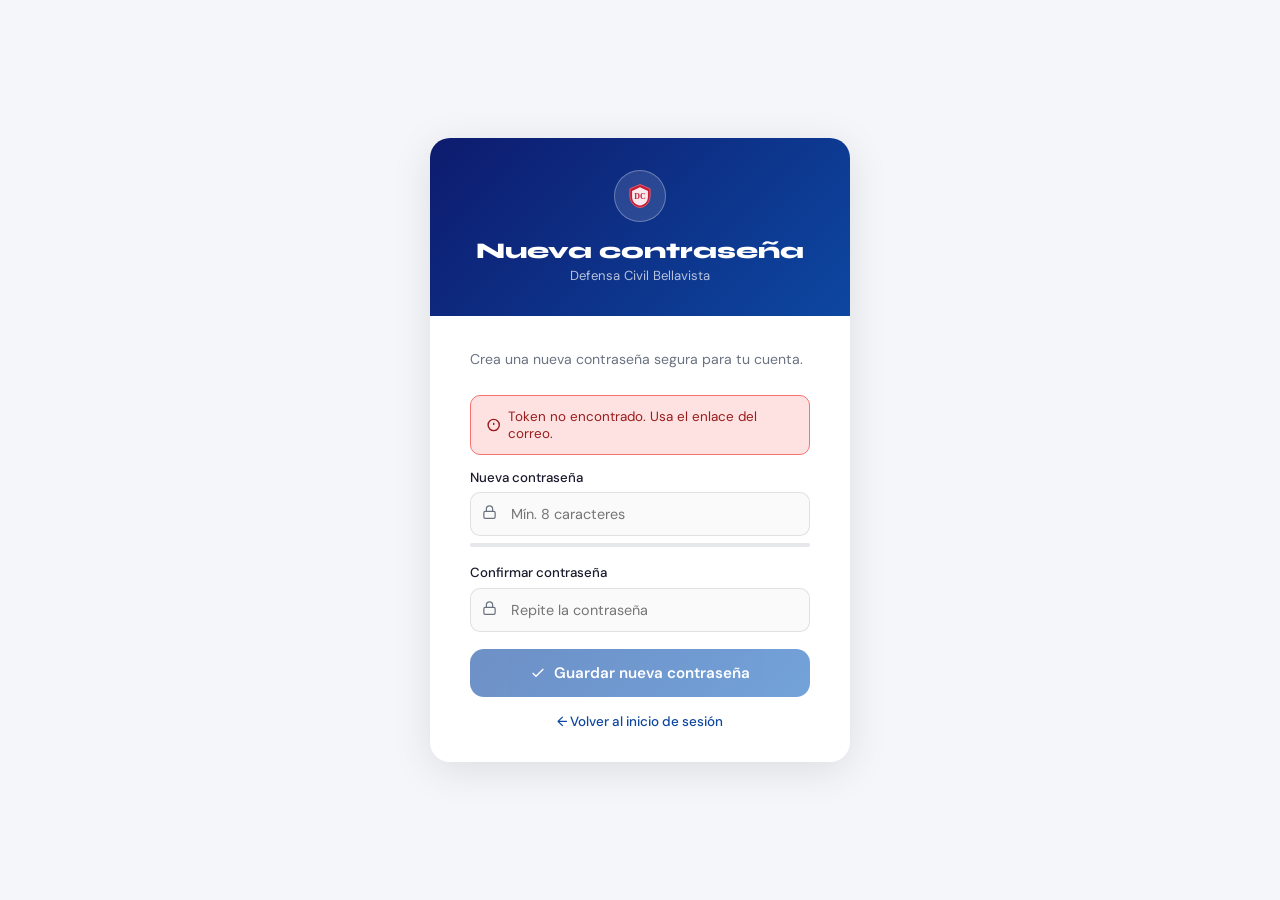
<file: backend/reset-password.html>
<!DOCTYPE html>
<html lang="es">
<head>
    <meta charset="UTF-8">
    <meta name="viewport" content="width=device-width, initial-scale=1.0">
    <title>Nueva Contraseña — Defensa Civil Bellavista</title>
    <link href="https://fonts.googleapis.com/css2?family=Syne:wght@400;600;700;800&family=DM+Sans:ital,opsz,wght@0,9..40,400;0,9..40,500;0,9..40,600&display=swap" rel="stylesheet">
    <style>
        *,*::before,*::after{box-sizing:border-box;margin:0;padding:0}
        :root{--azul:#0d47a1;--texto:#1A1A2E;--muted:#6B7280;--borde:rgba(0,0,0,.10);--bg:#F4F6FA;--radio:14px}
        html,body{min-height:100%;font-family:'DM Sans',sans-serif;background:var(--bg)}
        .page-wrap{min-height:100vh;display:flex;align-items:center;justify-content:center;padding:2rem 1rem}
        .card{background:#fff;border-radius:20px;box-shadow:0 8px 40px rgba(0,0,0,.10);width:100%;max-width:420px;overflow:hidden}
        .card-top{background:linear-gradient(135deg,#0d1b6e,#0d47a1);padding:2rem 2.5rem;text-align:center;color:#fff}
        .escudo{width:52px;height:52px;background:rgba(255,255,255,.12);border:1.5px solid rgba(255,255,255,.3);border-radius:50%;display:inline-flex;align-items:center;justify-content:center;margin-bottom:.9rem}
        .card-top h1{font-family:'Syne',sans-serif;font-size:1.4rem;font-weight:800;margin-bottom:.2rem}
        .card-top p{font-size:.82rem;opacity:.7}
        .card-body{padding:2rem 2.5rem}

        .desc{color:var(--muted);font-size:.88rem;line-height:1.6;margin-bottom:1.5rem}
        .form-group{margin-bottom:1.1rem}
        .form-group label{display:block;font-size:.83rem;font-weight:500;color:var(--texto);margin-bottom:.4rem}
        .input-wrap{position:relative}
        .input-icon{position:absolute;left:12px;top:50%;transform:translateY(-50%);color:var(--muted);pointer-events:none}
        .form-group input{width:100%;padding:.75rem 1rem .75rem 2.5rem;border:1.5px solid var(--borde);border-radius:10px;font-family:'DM Sans',sans-serif;font-size:.9rem;color:var(--texto);background:#fafafa;outline:none;transition:border-color .2s,box-shadow .2s}
        .form-group input:focus{border-color:var(--azul);box-shadow:0 0 0 3px rgba(13,71,161,.10);background:#fff}

        .password-strength{margin-top:.4rem}
        .ps-bar{height:4px;border-radius:2px;background:#e5e7eb;overflow:hidden;margin-bottom:.3rem}
        .ps-fill{height:100%;border-radius:2px;transition:width .3s,background .3s;width:0}
        .ps-text{font-size:.73rem;color:var(--muted)}

        .btn-primary{width:100%;padding:.85rem;background:linear-gradient(135deg,#0d47a1,#1565c0);color:#fff;border:none;border-radius:var(--radio);font-family:'DM Sans',sans-serif;font-size:.95rem;font-weight:600;cursor:pointer;display:flex;align-items:center;justify-content:center;gap:.5rem;margin-top:.5rem}
        .btn-primary:hover{opacity:.9}
        .btn-primary:disabled{opacity:.6;cursor:not-allowed}

        .alert{border-radius:10px;padding:.75rem 1rem;font-size:.84rem;display:none;align-items:center;gap:.5rem;margin-bottom:.9rem}
        .alert.visible{display:flex}
        .alert.error{background:#FEE2E2;border:1px solid #F87171;color:#991B1B}

        .success-view{display:none;text-align:center}
        .success-view .check{width:68px;height:68px;background:#DCFCE7;border-radius:50%;display:inline-flex;align-items:center;justify-content:center;margin-bottom:1rem}
        h2{font-family:'Syne',sans-serif;font-size:1.2rem;font-weight:700;color:var(--texto);margin-bottom:.5rem}
        .back-link{text-align:center;margin-top:1rem;font-size:.84rem;color:var(--muted)}
        .back-link a{color:var(--azul);font-weight:500;text-decoration:none}

        .spin{animation:spin .7s linear infinite}
        @keyframes spin{to{transform:rotate(360deg)}}
    </style>
</head>
<body>
<div class="page-wrap">
<div class="card">
    <div class="card-top">
        <div class="escudo">
            <svg width="26" height="26" viewBox="0 0 36 36" fill="none">
                <path d="M18 2L4 8v10c0 9 6.5 15.5 14 16 7.5-.5 14-7 14-16V8L18 2z" fill="#C41E3A" stroke="#ff6b6b" stroke-width="1"/>
                <path d="M18 6L7 11v8c0 6.5 4.5 11.5 11 12 6.5-.5 11-5.5 11-12v-8L18 6z" fill="rgba(255,255,255,0.9)"/>
                <text x="18" y="22" text-anchor="middle" font-family="serif" font-size="11" font-weight="bold" fill="#C41E3A">DC</text>
            </svg>
        </div>
        <h1>Nueva contraseña</h1>
        <p>Defensa Civil Bellavista</p>
    </div>
    <div class="card-body">
        <div id="formView">
            <p class="desc">Crea una nueva contraseña segura para tu cuenta.</p>

            <div class="alert error" id="alertError"><svg width="14" height="14" viewBox="0 0 24 24" fill="none" stroke="currentColor" stroke-width="2.5"><circle cx="12" cy="12" r="10"/><line x1="12" y1="8" x2="12" y2="12"/><line x1="12" y1="16" x2="12.01" y2="16"/></svg><span id="errMsg"></span></div>

            <form onsubmit="doReset(event)">
                <div class="form-group">
                    <label>Nueva contraseña</label>
                    <div class="input-wrap">
                        <span class="input-icon"><svg width="15" height="15" viewBox="0 0 24 24" fill="none" stroke="currentColor" stroke-width="2"><rect x="3" y="11" width="18" height="11" rx="2"/><path d="M7 11V7a5 5 0 0110 0v4"/></svg></span>
                        <input type="password" id="password" placeholder="Mín. 8 caracteres" required autocomplete="new-password" oninput="checkPwd(this)">
                    </div>
                    <div class="password-strength">
                        <div class="ps-bar"><div class="ps-fill" id="psFill"></div></div>
                        <span class="ps-text" id="psText"></span>
                    </div>
                </div>
                <div class="form-group">
                    <label>Confirmar contraseña</label>
                    <div class="input-wrap">
                        <span class="input-icon"><svg width="15" height="15" viewBox="0 0 24 24" fill="none" stroke="currentColor" stroke-width="2"><rect x="3" y="11" width="18" height="11" rx="2"/><path d="M7 11V7a5 5 0 0110 0v4"/></svg></span>
                        <input type="password" id="confirm" placeholder="Repite la contraseña" required autocomplete="new-password">
                    </div>
                </div>
                <button type="submit" class="btn-primary" id="btnReset">
                    <svg width="16" height="16" viewBox="0 0 24 24" fill="none" stroke="currentColor" stroke-width="2"><polyline points="20 6 9 17 4 12"/></svg>
                    Guardar nueva contraseña
                </button>
            </form>
            <p class="back-link"><a href="login.html">← Volver al inicio de sesión</a></p>
        </div>

        <div class="success-view" id="successView">
            <div class="check"><svg width="30" height="30" viewBox="0 0 24 24" fill="none" stroke="#16a34a" stroke-width="2.5"><polyline points="20 6 9 17 4 12"/></svg></div>
            <h2>¡Contraseña actualizada!</h2>
            <p class="desc">Tu contraseña fue cambiada correctamente. Serás redirigido al inicio de sesión.</p>
        </div>
    </div>
</div>
</div>
<script src="auth.js"></script>
<script>
const token = new URLSearchParams(location.search).get('token') || '';
if (!token) {
    document.getElementById('errMsg').textContent = 'Token no encontrado. Usa el enlace del correo.';
    document.getElementById('alertError').classList.add('visible');
    document.getElementById('btnReset').disabled = true;
}

function checkPwd(inp) {
    const v = inp.value;
    const fill = document.getElementById('psFill');
    const text = document.getElementById('psText');
    let score = 0;
    if(v.length >= 8) score++;
    if(v.length >= 12) score++;
    if(/[A-Z]/.test(v)) score++;
    if(/[0-9]/.test(v)) score++;
    if(/[^a-zA-Z0-9]/.test(v)) score++;
    const colors = ['#ef4444','#f97316','#eab308','#22c55e','#16a34a'];
    const labels = ['Muy débil','Débil','Regular','Fuerte','Muy fuerte'];
    const pct    = [20,40,60,80,100];
    const i = Math.max(0, Math.min(score-1, 4));
    fill.style.width = pct[i]+'%';
    fill.style.background = colors[i];
    text.textContent = labels[i];
    text.style.color = colors[i];
}

async function doReset(e) {
    e.preventDefault();
    const btn      = document.getElementById('btnReset');
    const err      = document.getElementById('alertError');
    const password = document.getElementById('password').value;
    const confirm  = document.getElementById('confirm').value;

    err.classList.remove('visible');

    if (password !== confirm) {
        document.getElementById('errMsg').textContent = 'Las contraseñas no coinciden';
        err.classList.add('visible');
        return;
    }

    btn.disabled = true;
    btn.innerHTML = `<svg class="spin" width="16" height="16" viewBox="0 0 24 24" fill="none" stroke="currentColor" stroke-width="2"><path d="M21 12a9 9 0 11-6.219-8.56"/></svg> Guardando...`;

    try {
        const res  = await fetch(`${API}/api/reset-password`, {
            method: 'POST',
            headers: {'Content-Type': 'application/json'},
            body: JSON.stringify({token, password}),
        });
        const data = await res.json();
        if (res.ok) {
            document.getElementById('formView').style.display    = 'none';
            document.getElementById('successView').style.display = 'block';
            setTimeout(() => window.location.href = 'login.html', 2500);
        } else {
            document.getElementById('errMsg').textContent = data.error || 'Error al restablecer';
            err.classList.add('visible');
            btn.disabled = false;
            btn.innerHTML = `<svg width="16" height="16" viewBox="0 0 24 24" fill="none" stroke="currentColor" stroke-width="2"><polyline points="20 6 9 17 4 12"/></svg> Guardar nueva contraseña`;
        }
    } catch(e2) {
        document.getElementById('errMsg').textContent = 'No se pudo conectar al servidor';
        err.classList.add('visible');
        btn.disabled = false;
        btn.innerHTML = `<svg width="16" height="16" viewBox="0 0 24 24" fill="none" stroke="currentColor" stroke-width="2"><polyline points="20 6 9 17 4 12"/></svg> Guardar nueva contraseña`;
    }
}
</script>
</body>
</html>
</file>
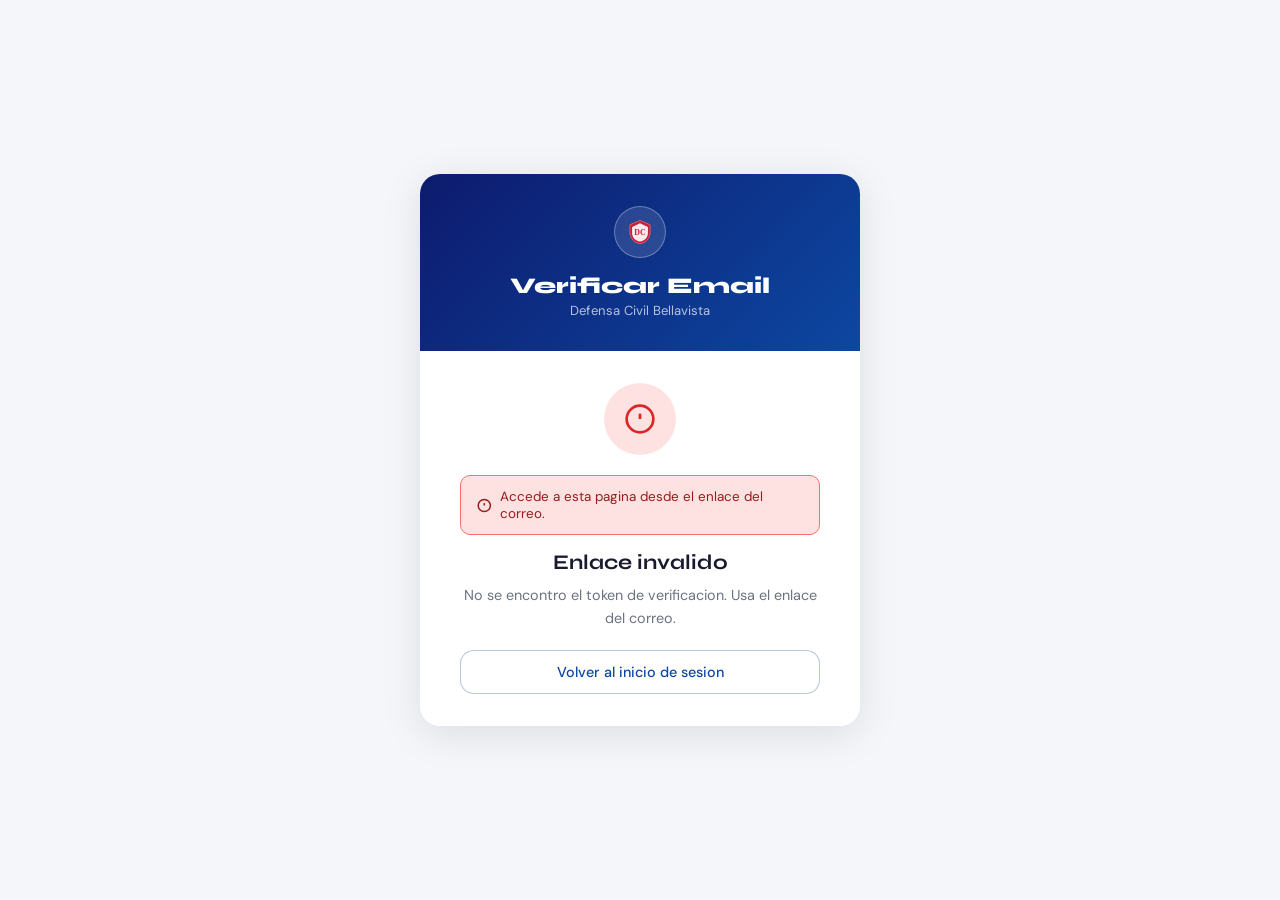
<file: backend/verify-email.html>
<!DOCTYPE html>
<html lang="es">
<head>
    <meta charset="UTF-8">
    <meta name="viewport" content="width=device-width, initial-scale=1.0">
    <title>Verificar Email — Defensa Civil Bellavista</title>
    <link href="https://fonts.googleapis.com/css2?family=Syne:wght@400;600;700;800&family=DM+Sans:ital,opsz,wght@0,9..40,400;0,9..40,500;0,9..40,600&display=swap" rel="stylesheet">
    <style>
        *,*::before,*::after{box-sizing:border-box;margin:0;padding:0}
        :root{--azul:#0d47a1;--texto:#1A1A2E;--muted:#6B7280;--bg:#F4F6FA;--radio:14px}
        html,body{min-height:100%;font-family:'DM Sans',sans-serif;background:var(--bg)}
        .page-wrap{min-height:100vh;display:flex;align-items:center;justify-content:center;padding:2rem 1rem}
        .card{background:#fff;border-radius:20px;box-shadow:0 8px 40px rgba(0,0,0,.10);width:100%;max-width:440px;overflow:hidden}
        .card-top{background:linear-gradient(135deg,#0d1b6e,#0d47a1);padding:2rem 2.5rem;text-align:center;color:#fff}
        .escudo{width:52px;height:52px;background:rgba(255,255,255,.12);border:1.5px solid rgba(255,255,255,.3);border-radius:50%;display:inline-flex;align-items:center;justify-content:center;margin-bottom:.9rem}
        .card-top h1{font-family:'Syne',sans-serif;font-size:1.4rem;font-weight:800;margin-bottom:.2rem}
        .card-top p{font-size:.82rem;opacity:.7}
        .card-body{padding:2rem 2.5rem;text-align:center}

        .icon-wrap{width:72px;height:72px;border-radius:50%;display:inline-flex;align-items:center;justify-content:center;margin-bottom:1.25rem}
        .icon-wrap.loading{background:#EFF6FF}
        .icon-wrap.success{background:#DCFCE7}
        .icon-wrap.error{background:#FEE2E2}

        h2{font-family:'Syne',sans-serif;font-size:1.3rem;font-weight:700;color:var(--texto);margin-bottom:.6rem}
        .sub{color:var(--muted);font-size:.9rem;line-height:1.6;margin-bottom:1.25rem}

        .btn-primary{width:100%;padding:.85rem;background:linear-gradient(135deg,#0d47a1,#1565c0);color:#fff;border:none;border-radius:var(--radio);font-family:'DM Sans',sans-serif;font-size:.95rem;font-weight:600;cursor:pointer;display:flex;align-items:center;justify-content:center;gap:.5rem}
        .btn-primary:hover{opacity:.9}
        .btn-primary:disabled{opacity:.6;cursor:not-allowed}
        .btn-secondary{width:100%;padding:.75rem;background:#fff;color:var(--azul);border:1.5px solid rgba(13,71,161,.3);border-radius:var(--radio);font-family:'DM Sans',sans-serif;font-size:.9rem;font-weight:500;cursor:pointer;margin-top:.75rem;text-decoration:none;display:inline-block;text-align:center}
        .btn-secondary:hover{background:#EFF6FF}

        .alert{border-radius:10px;padding:.75rem 1rem;font-size:.84rem;display:none;align-items:center;gap:.5rem;margin-bottom:.9rem;text-align:left}
        .alert.visible{display:flex}
        .alert.error{background:#FEE2E2;border:1px solid #F87171;color:#991B1B}

        .spin{animation:spin .7s linear infinite}
        @keyframes spin{to{transform:rotate(360deg)}}
    </style>
</head>
<body>
<div class="page-wrap">
<div class="card">
    <div class="card-top">
        <div class="escudo">
            <svg width="26" height="26" viewBox="0 0 36 36" fill="none">
                <path d="M18 2L4 8v10c0 9 6.5 15.5 14 16 7.5-.5 14-7 14-16V8L18 2z" fill="#C41E3A" stroke="#ff6b6b" stroke-width="1"/>
                <path d="M18 6L7 11v8c0 6.5 4.5 11.5 11 12 6.5-.5 11-5.5 11-12v-8L18 6z" fill="rgba(255,255,255,0.9)"/>
                <text x="18" y="22" text-anchor="middle" font-family="serif" font-size="11" font-weight="bold" fill="#C41E3A">DC</text>
            </svg>
        </div>
        <h1>Verificar Email</h1>
        <p>Defensa Civil Bellavista</p>
    </div>
    <div class="card-body">

        <div class="icon-wrap loading" id="iconWrap">
            <svg class="spin" width="32" height="32" viewBox="0 0 24 24" fill="none" stroke="#2563eb" stroke-width="2"><path d="M21 12a9 9 0 11-6.219-8.56"/></svg>
        </div>

        <div class="alert error" id="alertError">
            <svg width="15" height="15" viewBox="0 0 24 24" fill="none" stroke="currentColor" stroke-width="2.5"><circle cx="12" cy="12" r="10"/><line x1="12" y1="8" x2="12" y2="12"/><line x1="12" y1="16" x2="12.01" y2="16"/></svg>
            <span id="errMsg"></span>
        </div>

        <h2 id="titulo">Verificando tu cuenta...</h2>
        <p class="sub" id="subtitulo">Por favor espera un momento.</p>

        <a href="login.html" class="btn-secondary" id="btnVolver" style="display:none">Volver al inicio de sesion</a>
    </div>
</div>
</div>
<script src="auth.js"></script>
<script>
const token = new URLSearchParams(location.search).get('token') || '';

if (!token) {
    setEstado('error');
    document.getElementById('titulo').textContent   = 'Enlace invalido';
    document.getElementById('subtitulo').textContent = 'No se encontro el token de verificacion. Usa el enlace del correo.';
    document.getElementById('errMsg').textContent   = 'Accede a esta pagina desde el enlace del correo.';
    document.getElementById('alertError').classList.add('visible');
    document.getElementById('btnVolver').style.display = 'block';
} else {
    verificarToken(token);
}

async function verificarToken(t) {
    try {
        const res  = await fetch(`${API}/api/verify-email`, {
            method: 'POST',
            headers: {'Content-Type': 'application/json'},
            body: JSON.stringify({token: t}),
        });
        const data = await res.json();
        if (res.ok) {
            setEstado('success');
            if (data.ya_verificado) {
                document.getElementById('titulo').textContent    = '¡Cuenta ya activa!';
                document.getElementById('subtitulo').textContent = 'Tu cuenta ya estaba verificada. Redirigiendo al inicio de sesion...';
            } else {
                document.getElementById('titulo').textContent    = '¡Cuenta verificada!';
                document.getElementById('subtitulo').textContent = 'Tu cuenta esta activa. Redirigiendo al inicio de sesion...';
            }
            document.getElementById('btnVolver').style.display = 'block';
            setTimeout(() => window.location.href = 'login.html', 2000);
        } else {
            setEstado('error');
            document.getElementById('titulo').textContent    = 'Enlace no valido';
            document.getElementById('subtitulo').textContent = '';
            document.getElementById('errMsg').textContent   = data.error || 'Token invalido o expirado';
            document.getElementById('alertError').classList.add('visible');
            document.getElementById('btnVolver').style.display = 'block';
        }
    } catch(e) {
        setEstado('error');
        document.getElementById('titulo').textContent    = 'Error de conexion';
        document.getElementById('subtitulo').textContent = 'No se pudo conectar al servidor. Asegurate de que el backend este ejecutandose.';
        document.getElementById('btnVolver').style.display = 'block';
    }
}

function setEstado(tipo) {
    const wrap = document.getElementById('iconWrap');
    if (tipo === 'success') {
        wrap.className = 'icon-wrap success';
        wrap.innerHTML = `<svg width="32" height="32" viewBox="0 0 24 24" fill="none" stroke="#16a34a" stroke-width="2.5"><polyline points="20 6 9 17 4 12"/></svg>`;
    } else if (tipo === 'error') {
        wrap.className = 'icon-wrap error';
        wrap.innerHTML = `<svg width="32" height="32" viewBox="0 0 24 24" fill="none" stroke="#dc2626" stroke-width="2"><circle cx="12" cy="12" r="10"/><line x1="12" y1="8" x2="12" y2="12"/><line x1="12" y1="16" x2="12.01" y2="16"/></svg>`;
    }
}
</script>
</body>
</html>
</file>
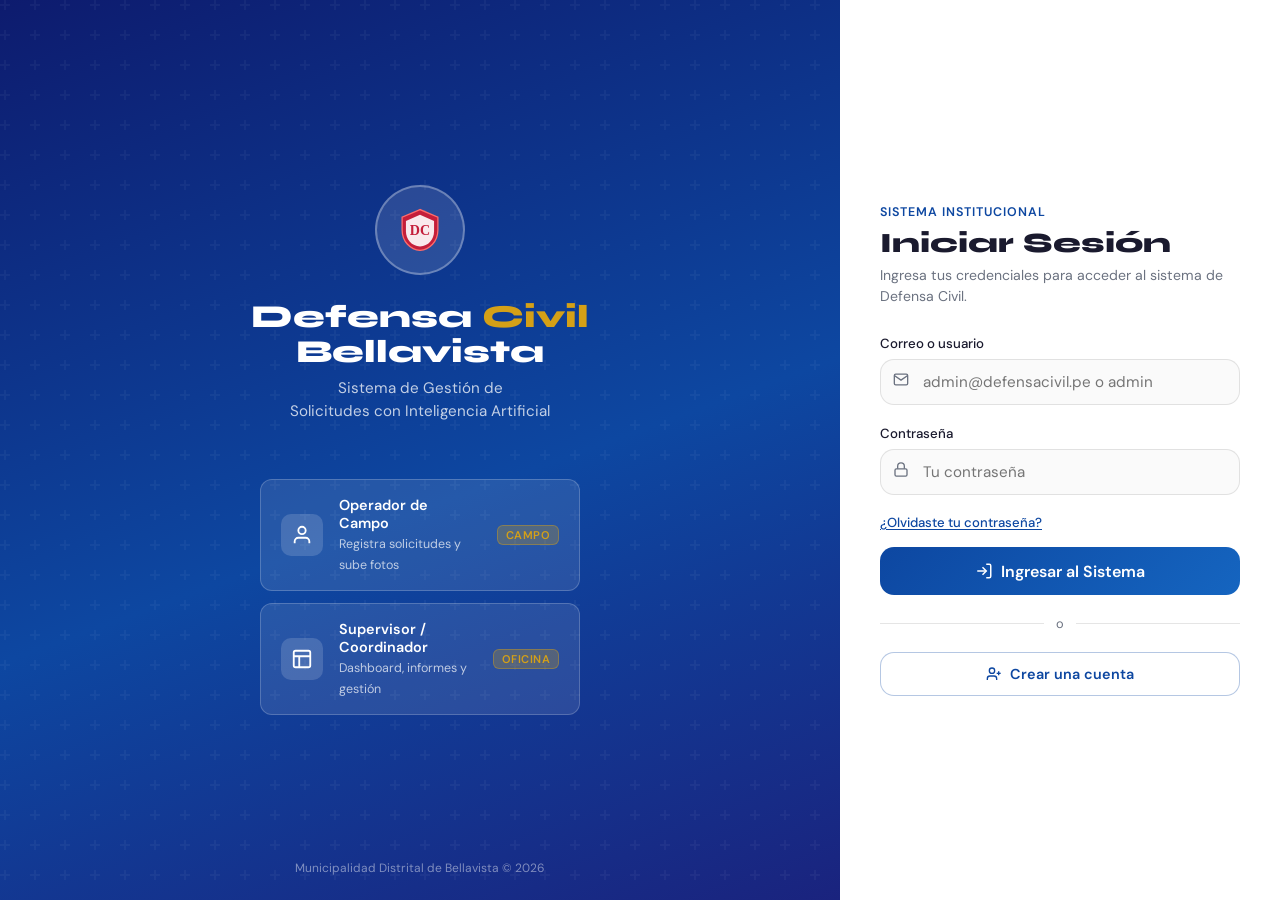
<file: frontend/login.html>
<!DOCTYPE html>
<html lang="es">
<head>
    <meta charset="UTF-8">
    <meta name="viewport" content="width=device-width, initial-scale=1.0">
    <title>Iniciar Sesión — Defensa Civil Bellavista</title>
    <link href="https://fonts.googleapis.com/css2?family=Syne:wght@400;600;700;800&family=DM+Sans:ital,opsz,wght@0,9..40,300;0,9..40,400;0,9..40,500;0,9..40,600;1,9..40,300&display=swap" rel="stylesheet">
    <style>
        *,*::before,*::after{box-sizing:border-box;margin:0;padding:0}
        :root{
            --azul:#0d47a1;--azul2:#1565c0;--dorado:#D4A017;
            --texto:#1A1A2E;--muted:#6B7280;--borde:rgba(0,0,0,.10);
            --bg:#F4F6FA;--radio:14px;
        }
        html,body{height:100%;font-family:'DM Sans',sans-serif}
        body{background:var(--bg);display:flex;min-height:100vh}

        .panel-izq{
            flex:1;
            background:linear-gradient(160deg,#0d1b6e 0%,#0d47a1 55%,#1a237e 100%);
            display:flex;flex-direction:column;align-items:center;
            justify-content:center;padding:3rem 2.5rem;color:#fff;
            position:relative;overflow:hidden;
        }
        .panel-izq::before{
            content:'';position:absolute;inset:0;
            background:url("data:image/svg+xml,%3Csvg width='60' height='60' viewBox='0 0 60 60' xmlns='http://www.w3.org/2000/svg'%3E%3Cg fill='none' fill-rule='evenodd'%3E%3Cg fill='%23ffffff' fill-opacity='0.04'%3E%3Cpath d='M36 34v-4h-2v4h-4v2h4v4h2v-4h4v-2h-4zm0-30V0h-2v4h-4v2h4v4h2V6h4V4h-4zM6 34v-4H4v4H0v2h4v4h2v-4h4v-2H6zM6 4V0H4v4H0v2h4v4h2V6h4V4H6z'/%3E%3C/g%3E%3C/g%3E%3C/svg%3E");
        }
        .panel-izq .logo-wrap{position:relative;z-index:1;text-align:center}
        .escudo-grande{
            width:90px;height:90px;background:rgba(255,255,255,.12);
            border:2px solid rgba(255,255,255,.3);border-radius:50%;
            display:flex;align-items:center;justify-content:center;
            margin:0 auto 1.5rem;
        }
        .panel-izq h1{font-family:'Syne',sans-serif;font-size:2rem;font-weight:800;line-height:1.1;margin-bottom:.5rem}
        .panel-izq h1 em{font-style:normal;color:var(--dorado)}
        .panel-izq .subtitulo{font-size:.95rem;opacity:.75;margin-bottom:2.5rem;line-height:1.5}
        .roles-preview{position:relative;z-index:1;display:flex;flex-direction:column;gap:.75rem;width:100%;max-width:320px;margin-top:1rem}
        .rol-card{background:rgba(255,255,255,.1);border:1px solid rgba(255,255,255,.2);border-radius:12px;padding:1rem 1.25rem;display:flex;align-items:center;gap:1rem}
        .rol-icon{width:42px;height:42px;background:rgba(255,255,255,.15);border-radius:10px;display:flex;align-items:center;justify-content:center;flex-shrink:0}
        .rol-info strong{display:block;font-size:.9rem;font-weight:600}
        .rol-info span{font-size:.78rem;opacity:.7}
        .badge-rol{margin-left:auto;background:rgba(212,160,23,.25);color:var(--dorado);border:1px solid rgba(212,160,23,.4);border-radius:6px;padding:2px 8px;font-size:.7rem;font-weight:600;text-transform:uppercase;letter-spacing:.04em}
        .panel-izq .footer-izq{position:absolute;bottom:1.5rem;font-size:.75rem;opacity:.45;z-index:1}

        .panel-der{width:440px;flex-shrink:0;display:flex;align-items:center;justify-content:center;padding:2.5rem 2rem;background:#fff;box-shadow:-8px 0 40px rgba(0,0,0,.08)}
        .login-box{width:100%;max-width:360px}
        .login-box .top-label{font-size:.78rem;font-weight:600;letter-spacing:.08em;text-transform:uppercase;color:var(--azul);margin-bottom:.4rem}
        .login-box h2{font-family:'Syne',sans-serif;font-size:1.75rem;font-weight:800;color:var(--texto);margin-bottom:.3rem}
        .login-box .desc{font-size:.88rem;color:var(--muted);margin-bottom:1.75rem;line-height:1.5}

        .form-group{margin-bottom:1.2rem}
        .form-group label{display:block;font-size:.83rem;font-weight:500;color:var(--texto);margin-bottom:.45rem}
        .input-wrap{position:relative}
        .input-icon{position:absolute;left:13px;top:50%;transform:translateY(-50%);color:var(--muted);pointer-events:none}
        .form-group input{width:100%;padding:.75rem 1rem .75rem 2.6rem;border:1.5px solid var(--borde);border-radius:var(--radio);font-family:'DM Sans',sans-serif;font-size:.95rem;color:var(--texto);background:#FAFAFA;outline:none;transition:border-color .2s,box-shadow .2s}
        .form-group input:focus{border-color:var(--azul);box-shadow:0 0 0 3px rgba(13,71,161,.10);background:#fff}

        .btn-primary{width:100%;padding:.85rem;background:linear-gradient(135deg,#0d47a1 0%,#1565c0 100%);color:#fff;border:none;border-radius:var(--radio);font-family:'DM Sans',sans-serif;font-size:1rem;font-weight:600;cursor:pointer;transition:opacity .2s,transform .15s;margin-top:.5rem;display:flex;align-items:center;justify-content:center;gap:.5rem}
        .btn-primary:hover{opacity:.9}
        .btn-primary:active{transform:scale(.98)}
        .btn-primary:disabled{opacity:.6;cursor:not-allowed}

        .error-box{background:#FEE2E2;border:1.5px solid #F87171;color:#991B1B;border-radius:10px;padding:.75rem 1rem;font-size:.85rem;margin-bottom:1rem;display:none;align-items:center;gap:.5rem}
        .error-box.visible{display:flex}

        .links-row{display:flex;justify-content:space-between;align-items:center;margin-top:1rem;font-size:.82rem}
        .link-btn{background:none;border:none;color:var(--azul);cursor:pointer;font-family:'DM Sans',sans-serif;font-size:.82rem;font-weight:500;padding:0;text-decoration:underline;text-underline-offset:2px}
        .link-btn:hover{color:#1565c0}

        .divider{display:flex;align-items:center;gap:.75rem;margin:1.25rem 0;color:var(--muted);font-size:.8rem}
        .divider::before,.divider::after{content:'';flex:1;height:1px;background:var(--borde)}

        .btn-register{width:100%;padding:.75rem;background:#fff;color:var(--azul);border:1.5px solid rgba(13,71,161,.3);border-radius:var(--radio);font-family:'DM Sans',sans-serif;font-size:.9rem;font-weight:600;cursor:pointer;transition:background .2s,border-color .2s;display:flex;align-items:center;justify-content:center;gap:.5rem}
        .btn-register:hover{background:#EFF6FF;border-color:var(--azul)}

        .spin{animation:spin .7s linear infinite}
        @keyframes spin{to{transform:rotate(360deg)}}

        @media(max-width:720px){
            body{flex-direction:column}
            .panel-izq{padding:2rem 1.5rem;min-height:260px}
            .panel-izq h1{font-size:1.5rem}
            .roles-preview{display:none}
            .panel-der{width:100%;box-shadow:none;padding:2rem 1.25rem}
        }
    </style>
</head>
<body>
<div class="panel-izq">
    <div class="logo-wrap">
        <div class="escudo-grande">
            <svg width="46" height="46" viewBox="0 0 36 36" fill="none">
                <path d="M18 2L4 8v10c0 9 6.5 15.5 14 16 7.5-.5 14-7 14-16V8L18 2z" fill="#C41E3A" stroke="#ff6b6b" stroke-width="1"/>
                <path d="M18 6L7 11v8c0 6.5 4.5 11.5 11 12 6.5-.5 11-5.5 11-12v-8L18 6z" fill="rgba(255,255,255,0.9)"/>
                <text x="18" y="22" text-anchor="middle" font-family="serif" font-size="11" font-weight="bold" fill="#C41E3A">DC</text>
            </svg>
        </div>
        <h1>Defensa <em>Civil</em><br>Bellavista</h1>
        <p class="subtitulo">Sistema de Gestión de<br>Solicitudes con Inteligencia Artificial</p>
    </div>
    <div class="roles-preview">
        <div class="rol-card">
            <div class="rol-icon">
                <svg width="22" height="22" viewBox="0 0 24 24" fill="none" stroke="#fff" stroke-width="2"><path d="M20 21v-2a4 4 0 00-4-4H8a4 4 0 00-4 4v2"/><circle cx="12" cy="7" r="4"/></svg>
            </div>
            <div class="rol-info"><strong>Operador de Campo</strong><span>Registra solicitudes y sube fotos</span></div>
            <div class="badge-rol">Campo</div>
        </div>
        <div class="rol-card">
            <div class="rol-icon">
                <svg width="22" height="22" viewBox="0 0 24 24" fill="none" stroke="#fff" stroke-width="2"><rect x="3" y="3" width="18" height="18" rx="2"/><path d="M3 9h18M9 21V9"/></svg>
            </div>
            <div class="rol-info"><strong>Supervisor / Coordinador</strong><span>Dashboard, informes y gestión</span></div>
            <div class="badge-rol">Oficina</div>
        </div>
    </div>
    <p class="footer-izq">Municipalidad Distrital de Bellavista © 2026</p>
</div>

<div class="panel-der">
    <div class="login-box">
        <p class="top-label">Sistema Institucional</p>
        <h2>Iniciar Sesión</h2>
        <p class="desc">Ingresa tus credenciales para acceder al sistema de Defensa Civil.</p>

        <div class="error-box" id="errorBox">
            <svg width="16" height="16" viewBox="0 0 24 24" fill="none" stroke="currentColor" stroke-width="2.5"><circle cx="12" cy="12" r="10"/><line x1="12" y1="8" x2="12" y2="12"/><line x1="12" y1="16" x2="12.01" y2="16"/></svg>
            <span id="errorMsg">Error</span>
        </div>
        <div class="error-box" id="verifyBox" style="background:#fef3c7;border-color:#fbbf24;color:#92400e;flex-direction:column;align-items:flex-start;gap:.5rem">
            <div style="display:flex;align-items:center;gap:.5rem">
                <svg width="16" height="16" viewBox="0 0 24 24" fill="none" stroke="currentColor" stroke-width="2"><path d="M4 4h16c1.1 0 2 .9 2 2v12c0 1.1-.9 2-2 2H4c-1.1 0-2-.9-2-2V6c0-1.1.9-2 2-2z"/><polyline points="22,6 12,13 2,6"/></svg>
                <span>Cuenta no verificada. Revisa tu correo o reenvía el enlace.</span>
            </div>
            <button type="button" id="btnReenviar" onclick="reenviarVerificacion()" style="background:#0d47a1;color:#fff;border:none;border-radius:8px;padding:.45rem .9rem;font-size:.8rem;font-weight:600;cursor:pointer;font-family:'DM Sans',sans-serif">
                Reenviar correo de verificación
            </button>
            <div id="reenviarMsg" style="font-size:.8rem;display:none"></div>
        </div>

        <form id="loginForm" onsubmit="doLogin(event)">
            <div class="form-group">
                <label for="email">Correo o usuario</label>
                <div class="input-wrap">
                    <span class="input-icon"><svg width="16" height="16" viewBox="0 0 24 24" fill="none" stroke="currentColor" stroke-width="2"><path d="M4 4h16c1.1 0 2 .9 2 2v12c0 1.1-.9 2-2 2H4c-1.1 0-2-.9-2-2V6c0-1.1.9-2 2-2z"/><polyline points="22,6 12,13 2,6"/></svg></span>
                    <input type="text" id="email" placeholder="admin@defensacivil.pe o admin" autocomplete="username" required>
                </div>
            </div>
            <div class="form-group">
                <label for="password">Contraseña</label>
                <div class="input-wrap">
                    <span class="input-icon"><svg width="16" height="16" viewBox="0 0 24 24" fill="none" stroke="currentColor" stroke-width="2"><rect x="3" y="11" width="18" height="11" rx="2"/><path d="M7 11V7a5 5 0 0110 0v4"/></svg></span>
                    <input type="password" id="password" placeholder="Tu contraseña" autocomplete="current-password" required>
                </div>
            </div>

            <div class="links-row">
                <button type="button" class="link-btn" onclick="window.location.href='forgot-password.html'">¿Olvidaste tu contraseña?</button>
            </div>

            <button type="submit" class="btn-primary" id="btnLogin" style="margin-top:1rem">
                <svg width="18" height="18" viewBox="0 0 24 24" fill="none" stroke="currentColor" stroke-width="2"><path d="M15 3h4a2 2 0 012 2v14a2 2 0 01-2 2h-4"/><polyline points="10 17 15 12 10 7"/><line x1="15" y1="12" x2="3" y2="12"/></svg>
                Ingresar al Sistema
            </button>
        </form>

        <div class="divider">o</div>

        <button class="btn-register" onclick="window.location.href='register.html'">
            <svg width="16" height="16" viewBox="0 0 24 24" fill="none" stroke="currentColor" stroke-width="2"><path d="M16 21v-2a4 4 0 00-4-4H6a4 4 0 00-4 4v2"/><circle cx="9" cy="7" r="4"/><line x1="19" y1="8" x2="19" y2="14"/><line x1="22" y1="11" x2="16" y2="11"/></svg>
            Crear una cuenta
        </button>
    </div>
</div>

<script src="auth.js"></script>
<script>
(function(){
    const u = getUser();
    if(u && getToken()) window.location.href = homeForRole(u.rol);
})();

const _ICO_LOGIN = `<svg width="18" height="18" viewBox="0 0 24 24" fill="none" stroke="currentColor" stroke-width="2"><path d="M15 3h4a2 2 0 012 2v14a2 2 0 01-2 2h-4"/><polyline points="10 17 15 12 10 7"/><line x1="15" y1="12" x2="3" y2="12"/></svg>`;
const _ICO_SPIN  = `<svg class="spin" width="18" height="18" viewBox="0 0 24 24" fill="none" stroke="currentColor" stroke-width="2"><path d="M21 12a9 9 0 11-6.219-8.56"/></svg>`;

let _lastEmail = '';

async function doLogin(e) {
    e.preventDefault();
    const btn    = document.getElementById('btnLogin');
    const errBox = document.getElementById('errorBox');
    const errMsg = document.getElementById('errorMsg');
    errBox.classList.remove('visible');
    document.getElementById('verifyBox').classList.remove('visible');

    const email    = document.getElementById('email').value.trim();
    const password = document.getElementById('password').value;
    _lastEmail = email;
    btn.disabled = true;
    btn.innerHTML = _ICO_SPIN + ' Verificando...';

    try {
        const res  = await fetch(`${API}/api/login`, {
            method:'POST', headers:{'Content-Type':'application/json'},
            body: JSON.stringify({email, password}),
        });
        const data = await res.json();
        if(res.ok){
            setAuth(data.token, {rol:data.rol, nombre:data.nombre, id:data.id, email:data.email});
            // Redirige inmediatamente — sin delay ni toast que desaparezca
            window.location.href = homeForRole(data.rol);
        } else {
            if (data.no_verificado) {
                document.getElementById('verifyBox').classList.add('visible');
            } else {
                errMsg.textContent = data.error || 'Credenciales incorrectas';
                errBox.classList.add('visible');
            }
            btn.disabled = false;
            btn.innerHTML = _ICO_LOGIN + ' Ingresar al Sistema';
        }
    } catch(err){
        errMsg.textContent = 'No se pudo conectar al servidor. ¿Está ejecutando python app.py?';
        errBox.classList.add('visible');
        btn.disabled = false;
        btn.innerHTML = _ICO_LOGIN + ' Ingresar al Sistema';
    }
}

async function reenviarVerificacion() {
    const btn = document.getElementById('btnReenviar');
    const msg = document.getElementById('reenviarMsg');
    btn.disabled = true;
    btn.textContent = 'Enviando...';
    msg.style.display = 'none';

    try {
        const res  = await fetch(`${API}/api/resend-verification`, {
            method: 'POST', headers: {'Content-Type': 'application/json'},
            body: JSON.stringify({email: _lastEmail}),
        });
        const data = await res.json();
        if(res.ok){
            msg.textContent = `✓ Correo reenviado a ${_lastEmail}. Revisa tu bandeja.`;
            msg.style.color = '#166534';
            msg.style.display = 'block';
            toast(`Correo de verificación enviado a ${_lastEmail}`, 'success', 8000);
        } else {
            msg.textContent = data.error || 'Error al reenviar';
            msg.style.color = '#991B1B';
            msg.style.display = 'block';
        }
    } catch(_) {
        msg.textContent = 'Sin conexión al servidor';
        msg.style.color = '#991B1B';
        msg.style.display = 'block';
    }
    btn.disabled = false;
    btn.textContent = 'Reenviar correo de verificación';
}
</script>
</body>
</html>
</file>
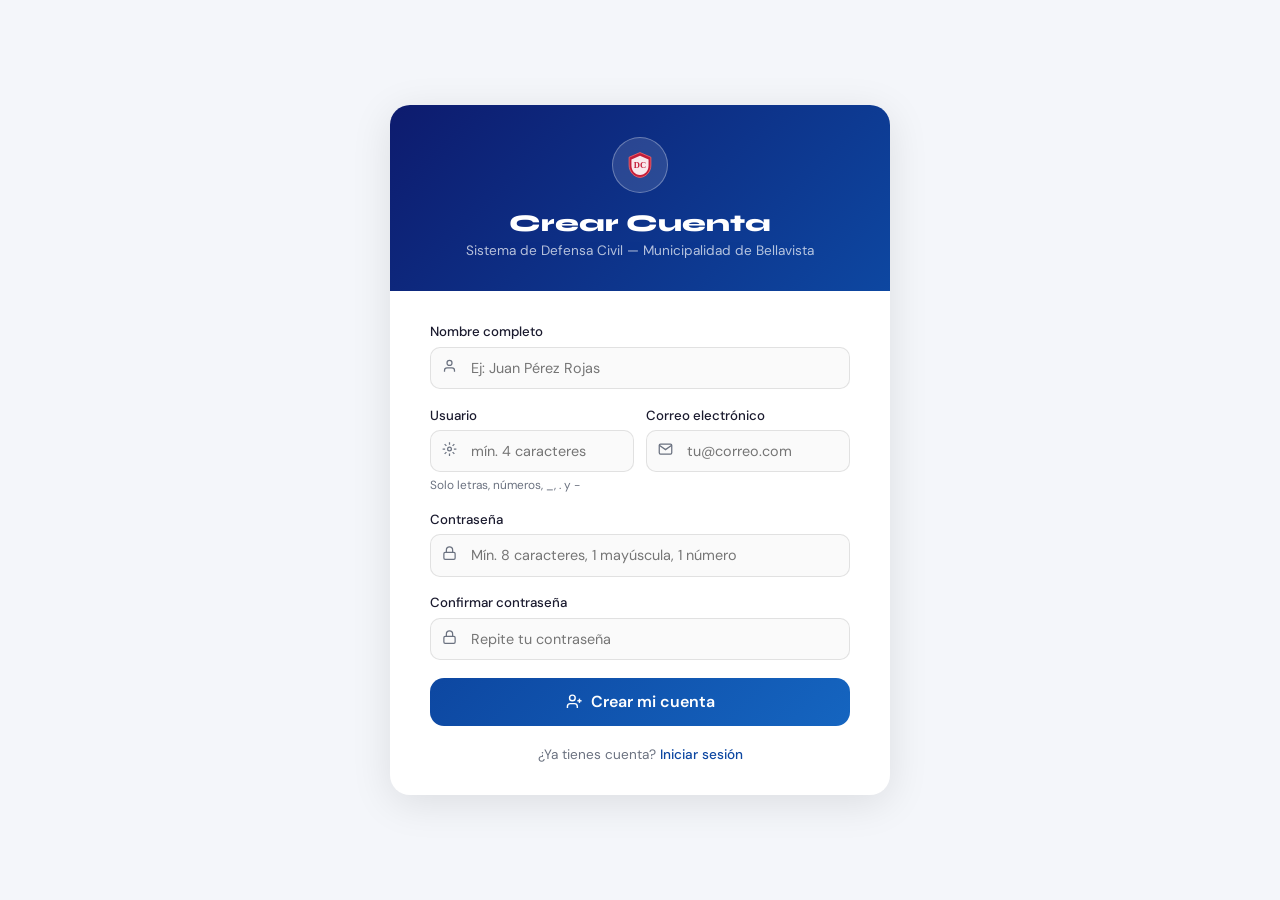
<file: frontend/register.html>
<!DOCTYPE html>
<html lang="es">
<head>
    <meta charset="UTF-8">
    <meta name="viewport" content="width=device-width, initial-scale=1.0">
    <title>Crear Cuenta — Defensa Civil Bellavista</title>
    <link href="https://fonts.googleapis.com/css2?family=Syne:wght@400;600;700;800&family=DM+Sans:ital,opsz,wght@0,9..40,300;0,9..40,400;0,9..40,500;0,9..40,600&display=swap" rel="stylesheet">
    <style>
        *,*::before,*::after{box-sizing:border-box;margin:0;padding:0}
        :root{--azul:#0d47a1;--azul2:#1565c0;--dorado:#D4A017;--texto:#1A1A2E;--muted:#6B7280;--borde:rgba(0,0,0,.10);--bg:#F4F6FA;--radio:14px;--verde:#16a34a}
        html,body{min-height:100%;font-family:'DM Sans',sans-serif;background:var(--bg)}

        .page-wrap{min-height:100vh;display:flex;align-items:center;justify-content:center;padding:2rem 1rem}

        .card{background:#fff;border-radius:20px;box-shadow:0 8px 40px rgba(0,0,0,.10);width:100%;max-width:500px;overflow:hidden}
        .card-top{background:linear-gradient(135deg,#0d1b6e,#0d47a1);padding:2rem 2.5rem;text-align:center;color:#fff}
        .card-top .escudo{width:56px;height:56px;background:rgba(255,255,255,.12);border:1.5px solid rgba(255,255,255,.3);border-radius:50%;display:inline-flex;align-items:center;justify-content:center;margin-bottom:1rem}
        .card-top h1{font-family:'Syne',sans-serif;font-size:1.5rem;font-weight:800;margin-bottom:.25rem}
        .card-top p{font-size:.85rem;opacity:.7}
        .card-body{padding:2rem 2.5rem}

        .form-group{margin-bottom:1.1rem}
        .form-group label{display:block;font-size:.83rem;font-weight:500;color:var(--texto);margin-bottom:.4rem}
        .input-wrap{position:relative}
        .input-icon{position:absolute;left:12px;top:50%;transform:translateY(-50%);color:var(--muted);pointer-events:none}
        .form-group input{width:100%;padding:.7rem 1rem .7rem 2.5rem;border:1.5px solid var(--borde);border-radius:10px;font-family:'DM Sans',sans-serif;font-size:.9rem;color:var(--texto);background:#fafafa;outline:none;transition:border-color .2s,box-shadow .2s}
        .form-group input:focus{border-color:var(--azul);box-shadow:0 0 0 3px rgba(13,71,161,.10);background:#fff}
        .form-group input.error{border-color:#ef4444}
        .field-hint{font-size:.74rem;color:var(--muted);margin-top:.3rem}

        .password-strength{margin-top:.4rem;display:none}
        .ps-bar{height:4px;border-radius:2px;background:#e5e7eb;overflow:hidden;margin-bottom:.3rem}
        .ps-fill{height:100%;border-radius:2px;transition:width .3s,background .3s;width:0}
        .ps-text{font-size:.73rem;color:var(--muted)}

        .row2{display:grid;grid-template-columns:1fr 1fr;gap:.75rem}

        .btn-submit{width:100%;padding:.85rem;background:linear-gradient(135deg,#0d47a1,#1565c0);color:#fff;border:none;border-radius:var(--radio);font-family:'DM Sans',sans-serif;font-size:1rem;font-weight:600;cursor:pointer;transition:opacity .2s;display:flex;align-items:center;justify-content:center;gap:.5rem;margin-top:.75rem}
        .btn-submit:hover{opacity:.9}
        .btn-submit:disabled{opacity:.6;cursor:not-allowed}

        .alert{border-radius:10px;padding:.8rem 1rem;font-size:.85rem;margin-bottom:1rem;display:none;align-items:center;gap:.5rem}
        .alert.visible{display:flex}
        .alert.error{background:#FEE2E2;border:1.5px solid #F87171;color:#991B1B}
        .alert.success{background:#DCFCE7;border:1.5px solid #86EFAC;color:#166534}

        .back-link{text-align:center;margin-top:1.25rem;font-size:.85rem;color:var(--muted)}
        .back-link a{color:var(--azul);font-weight:500;text-decoration:none}
        .back-link a:hover{text-decoration:underline}

        .success-screen{display:none;text-align:center;padding:2rem}
        .success-screen .check-icon{width:64px;height:64px;background:#DCFCE7;border-radius:50%;display:inline-flex;align-items:center;justify-content:center;margin-bottom:1.25rem}
        .success-screen h3{font-family:'Syne',sans-serif;font-size:1.3rem;font-weight:700;color:var(--texto);margin-bottom:.75rem}
        .success-screen p{color:var(--muted);font-size:.9rem;line-height:1.6;margin-bottom:1.5rem}
        .btn-ir{display:inline-flex;align-items:center;gap:.4rem;background:var(--azul);color:#fff;border:none;border-radius:10px;padding:.75rem 1.5rem;font-family:'DM Sans',sans-serif;font-size:.9rem;font-weight:600;cursor:pointer;text-decoration:none}

        .spin{animation:spin .7s linear infinite}
        @keyframes spin{to{transform:rotate(360deg)}}

        @media(max-width:540px){
            .card-body{padding:1.5rem 1.25rem}
            .row2{grid-template-columns:1fr}
        }
    </style>
</head>
<body>
<div class="page-wrap">
<div class="card">
    <div class="card-top">
        <div class="escudo">
            <svg width="28" height="28" viewBox="0 0 36 36" fill="none">
                <path d="M18 2L4 8v10c0 9 6.5 15.5 14 16 7.5-.5 14-7 14-16V8L18 2z" fill="#C41E3A" stroke="#ff6b6b" stroke-width="1"/>
                <path d="M18 6L7 11v8c0 6.5 4.5 11.5 11 12 6.5-.5 11-5.5 11-12v-8L18 6z" fill="rgba(255,255,255,0.9)"/>
                <text x="18" y="22" text-anchor="middle" font-family="serif" font-size="11" font-weight="bold" fill="#C41E3A">DC</text>
            </svg>
        </div>
        <h1>Crear Cuenta</h1>
        <p>Sistema de Defensa Civil — Municipalidad de Bellavista</p>
    </div>

    <div class="card-body">
        <!-- Formulario de registro -->
        <div id="formSection">
            <div class="alert error" id="alertError">
                <svg width="15" height="15" viewBox="0 0 24 24" fill="none" stroke="currentColor" stroke-width="2.5"><circle cx="12" cy="12" r="10"/><line x1="12" y1="8" x2="12" y2="12"/><line x1="12" y1="16" x2="12.01" y2="16"/></svg>
                <span id="errorMsg"></span>
            </div>

            <form id="regForm" onsubmit="doRegister(event)">
                <div class="form-group">
                    <label>Nombre completo</label>
                    <div class="input-wrap">
                        <span class="input-icon"><svg width="15" height="15" viewBox="0 0 24 24" fill="none" stroke="currentColor" stroke-width="2"><path d="M20 21v-2a4 4 0 00-4-4H8a4 4 0 00-4 4v2"/><circle cx="12" cy="7" r="4"/></svg></span>
                        <input type="text" id="nombre" placeholder="Ej: Juan Pérez Rojas" required autocomplete="name">
                    </div>
                </div>

                <div class="row2">
                    <div class="form-group">
                        <label>Usuario</label>
                        <div class="input-wrap">
                            <span class="input-icon"><svg width="15" height="15" viewBox="0 0 24 24" fill="none" stroke="currentColor" stroke-width="2"><circle cx="12" cy="12" r="3"/><path d="M12 1v4M12 19v4M4.22 4.22l2.83 2.83M16.95 16.95l2.83 2.83M1 12h4M19 12h4M4.22 19.78l2.83-2.83M16.95 7.05l2.83-2.83"/></svg></span>
                            <input type="text" id="username" placeholder="mín. 4 caracteres" required autocomplete="username" pattern="[a-zA-Z0-9_.\-]+" minlength="4">
                        </div>
                        <p class="field-hint">Solo letras, números, _, . y -</p>
                    </div>
                    <div class="form-group">
                        <label>Correo electrónico</label>
                        <div class="input-wrap">
                            <span class="input-icon"><svg width="15" height="15" viewBox="0 0 24 24" fill="none" stroke="currentColor" stroke-width="2"><path d="M4 4h16c1.1 0 2 .9 2 2v12c0 1.1-.9 2-2 2H4c-1.1 0-2-.9-2-2V6c0-1.1.9-2 2-2z"/><polyline points="22,6 12,13 2,6"/></svg></span>
                            <input type="email" id="email" placeholder="tu@correo.com" required autocomplete="email">
                        </div>
                    </div>
                </div>

                <div class="form-group">
                    <label>Contraseña</label>
                    <div class="input-wrap">
                        <span class="input-icon"><svg width="15" height="15" viewBox="0 0 24 24" fill="none" stroke="currentColor" stroke-width="2"><rect x="3" y="11" width="18" height="11" rx="2"/><path d="M7 11V7a5 5 0 0110 0v4"/></svg></span>
                        <input type="password" id="password" placeholder="Mín. 8 caracteres, 1 mayúscula, 1 número" required autocomplete="new-password" oninput="checkPwd(this)">
                    </div>
                    <div class="password-strength" id="pwStrength">
                        <div class="ps-bar"><div class="ps-fill" id="psFill"></div></div>
                        <span class="ps-text" id="psText"></span>
                    </div>
                </div>

                <div class="form-group">
                    <label>Confirmar contraseña</label>
                    <div class="input-wrap">
                        <span class="input-icon"><svg width="15" height="15" viewBox="0 0 24 24" fill="none" stroke="currentColor" stroke-width="2"><rect x="3" y="11" width="18" height="11" rx="2"/><path d="M7 11V7a5 5 0 0110 0v4"/></svg></span>
                        <input type="password" id="confirm" placeholder="Repite tu contraseña" required autocomplete="new-password">
                    </div>
                </div>

                <button type="submit" class="btn-submit" id="btnReg">
                    <svg width="17" height="17" viewBox="0 0 24 24" fill="none" stroke="currentColor" stroke-width="2"><path d="M16 21v-2a4 4 0 00-4-4H6a4 4 0 00-4 4v2"/><circle cx="9" cy="7" r="4"/><line x1="19" y1="8" x2="19" y2="14"/><line x1="22" y1="11" x2="16" y2="11"/></svg>
                    Crear mi cuenta
                </button>
            </form>

            <p class="back-link">¿Ya tienes cuenta? <a href="login.html">Iniciar sesión</a></p>
        </div>

        <!-- Pantalla de éxito -->
        <div class="success-screen" id="successSection">
            <div class="check-icon">
                <svg width="30" height="30" viewBox="0 0 24 24" fill="none" stroke="#16a34a" stroke-width="2.5"><polyline points="20 6 9 17 4 12"/></svg>
            </div>
            <h3>¡Cuenta creada!</h3>
            <p id="successMsg"></p>
            <div id="emailBadge" style="background:#EFF6FF;border:1.5px solid #93C5FD;border-radius:10px;padding:.65rem 1rem;margin:.75rem 0 1.25rem;font-size:.85rem;color:#1e40af;display:none">
                <strong>📧 Correo enviado a:</strong><br>
                <span id="emailDestino" style="font-weight:600;word-break:break-all"></span>
                <br><span style="font-size:.78rem;opacity:.8">Revisa también la carpeta de spam si no aparece.</span>
            </div>
            <a href="login.html" class="btn-ir">
                <svg width="15" height="15" viewBox="0 0 24 24" fill="none" stroke="currentColor" stroke-width="2"><path d="M15 3h4a2 2 0 012 2v14a2 2 0 01-2 2h-4"/><polyline points="10 17 15 12 10 7"/><line x1="15" y1="12" x2="3" y2="12"/></svg>
                Ir a iniciar sesion
            </a>
        </div>
    </div>
</div>
</div>

<script src="auth.js"></script>
<script>
function checkPwd(inp) {
    const v = inp.value;
    const el = document.getElementById('pwStrength');
    const fill = document.getElementById('psFill');
    const text = document.getElementById('psText');
    el.style.display = v.length ? 'block' : 'none';

    let score = 0;
    if(v.length >= 8) score++;
    if(v.length >= 12) score++;
    if(/[A-Z]/.test(v)) score++;
    if(/[0-9]/.test(v)) score++;
    if(/[^a-zA-Z0-9]/.test(v)) score++;

    const colors = ['#ef4444','#f97316','#eab308','#22c55e','#16a34a'];
    const labels = ['Muy débil','Débil','Regular','Fuerte','Muy fuerte'];
    const pct = [20,40,60,80,100];
    const i = Math.max(0, Math.min(score-1, 4));
    fill.style.width = pct[i] + '%';
    fill.style.background = colors[i];
    text.textContent = labels[i];
    text.style.color = colors[i];
}

const _ICO_REG  = `<svg width="17" height="17" viewBox="0 0 24 24" fill="none" stroke="currentColor" stroke-width="2"><path d="M16 21v-2a4 4 0 00-4-4H6a4 4 0 00-4 4v2"/><circle cx="9" cy="7" r="4"/><line x1="19" y1="8" x2="19" y2="14"/><line x1="22" y1="11" x2="16" y2="11"/></svg>`;
const _ICO_SPIN = `<svg class="spin" width="17" height="17" viewBox="0 0 24 24" fill="none" stroke="currentColor" stroke-width="2"><path d="M21 12a9 9 0 11-6.219-8.56"/></svg>`;

async function doRegister(e) {
    e.preventDefault();
    const btn    = document.getElementById('btnReg');
    const errBox = document.getElementById('alertError');
    const errMsg = document.getElementById('errorMsg');
    errBox.classList.remove('visible');

    const nombre   = document.getElementById('nombre').value.trim();
    const username = document.getElementById('username').value.trim();
    const email    = document.getElementById('email').value.trim();
    const password = document.getElementById('password').value;
    const confirm  = document.getElementById('confirm').value;

    if(password !== confirm){
        errMsg.textContent = 'Las contraseñas no coinciden';
        errBox.classList.add('visible');
        toast('Las contraseñas no coinciden', 'error');
        return;
    }

    btn.disabled = true;
    btn.innerHTML = _ICO_SPIN + ' Creando cuenta...';

    try {
        const res  = await fetch(`${API}/api/register`, {
            method:'POST', headers:{'Content-Type':'application/json'},
            body: JSON.stringify({nombre, username, email, password}),
        });
        const data = await res.json();

        if(res.ok){
            document.getElementById('formSection').style.display = 'none';
            document.getElementById('successSection').style.display = 'block';
            if(data.email_enviado){
                document.getElementById('successMsg').textContent = 'Haz clic en el enlace del correo para activar tu cuenta.';
                document.getElementById('emailBadge').style.display = 'block';
                document.getElementById('emailDestino').textContent = email;
                toast(`✓ Email de verificación enviado a ${email}`, 'success', 7000);
            } else {
                document.getElementById('successMsg').textContent = data.mensaje || 'Cuenta creada. Puedes iniciar sesión directamente.';
                toast('Cuenta creada exitosamente', 'success');
            }
        } else if(data.cuenta_creada) {
            document.getElementById('formSection').style.display = 'none';
            document.getElementById('successSection').style.display = 'block';
            document.getElementById('successMsg').textContent = 'Cuenta creada pero no se pudo enviar el correo de verificación. Contacta al administrador para activar tu cuenta.';
            toast('Correo no enviado — contacta al administrador', 'warning', 7000);
        } else {
            errMsg.textContent = data.error || 'Error al crear la cuenta';
            errBox.classList.add('visible');
            toast(data.error || 'Error al crear la cuenta', 'error');
            btn.disabled = false;
            btn.innerHTML = _ICO_REG + ' Crear mi cuenta';
        }
    } catch(err){
        errMsg.textContent = 'No se pudo conectar al servidor';
        errBox.classList.add('visible');
        toast('Sin conexión al servidor', 'error');
        btn.disabled = false;
        btn.innerHTML = _ICO_REG + ' Crear mi cuenta';
    }
}
</script>
</body>
</html>
</file>
<file: backend/style.css>
/* ============================================
   DEFENSA CIVIL — SISTEMA IA
   Municipalidad Distrital de Bellavista 2026
   ============================================ */

@import url('https://fonts.googleapis.com/css2?family=Syne:wght@400;600;700;800&family=DM+Sans:ital,wght@0,300;0,400;0,500;1,300&display=swap');

*, *::before, *::after { box-sizing: border-box; margin: 0; padding: 0; }

:root {
    --rojo: #076da7;
    --rojo-oscuro: #0682af;
    --rojo-suave: #FDECEA;
    --rojo-borde: #F5C6C0;
    --dorado: #D4A017;
    --dorado-suave: #FBF5E0;
    --texto: #1A1A2E;
    --texto-muted: #6B7280;
    --texto-light: #9CA3AF;
    --bg: #F6F5F0;
    --bg-card: #FFFFFF;
    --bg-alt: #F0EDE8;
    --borde: rgba(0,0,0,0.08);
    --borde-fuerte: rgba(0,0,0,0.15);
    --verde: #166534;
    --verde-bg: #DCFCE7;
    --sombra: 0 4px 24px rgba(0,0,0,0.08);
    --sombra-card: 0 2px 12px rgba(0,0,0,0.06), 0 0 0 1px rgba(0,0,0,0.04);
    --radio: 12px;
    --radio-lg: 20px;
}

html { font-size: 16px; scroll-behavior: smooth; }

body {
    font-family: 'DM Sans', sans-serif;
    background-color: var(--bg);
    color: var(--texto);
    line-height: 1.6;
    min-height: 100vh;
}

/* ── PREVENCIÓN CRÍTICA PARA GRÁFICOS (CHART.JS) ── */
canvas {
    max-width: 100% !important;
    display: block;
}

/* ── TOPBAR ── */
.topbar {
    background: var(--rojo-oscuro);
    background-image: linear-gradient(135deg, #2640c2 0%, #0684d3 50%, #0e1aa2 100%);
    color: #fff;
    padding: 0 2rem;
    position: sticky;
    top: 0;
    z-index: 100;
    border-bottom: 2px solid var(--dorado);
}
.topbar-inner {
    max-width: 1280px;
    margin: auto;
    height: 60px;
    display: flex;
    align-items: center;
    justify-content: space-between;
}
.topbar-brand {
    display: flex;
    align-items: center;
    gap: 12px;
}
.escudo {
    width: 40px;
    height: 40px;
    display: flex;
    align-items: center;
    justify-content: center;
    background: rgba(255,255,255,0.1);
    border-radius: 50%;
    border: 1.5px solid rgba(255,255,255,0.3);
}
.brand-text {
    display: flex;
    flex-direction: column;
    line-height: 1.2;
}
.brand-title {
    font-family: 'Syne', sans-serif;
    font-weight: 700;
    font-size: 1rem;
    letter-spacing: 0.02em;
    color: #fff;
}
.brand-sub {
    font-size: 0.72rem;
    color: rgba(255,255,255,0.7);
    font-weight: 300;
}
.topbar-status {
    display: flex;
    align-items: center;
    gap: 8px;
    background: rgba(255,255,255,0.1);
    padding: 6px 14px;
    border-radius: 100px;
    border: 1px solid rgba(255,255,255,0.2);
}
.status-dot {
    width: 8px; height: 8px;
    background: #4ADE80;
    border-radius: 50%;
    box-shadow: 0 0 0 3px rgba(74,222,128,0.3);
    animation: pulse-green 2s infinite;
}
@keyframes pulse-green {
    0%, 100% { box-shadow: 0 0 0 3px rgba(74,222,128,0.3); }
    50% { box-shadow: 0 0 0 6px rgba(74,222,128,0.1); }
}
.status-label { font-size: 0.78rem; color: rgba(255,255,255,0.9); }

/* ── HERO ── */
.hero {
    background: var(--rojo-oscuro);
    background-image: linear-gradient(160deg, #096acb 0%, #0671b4 40%, #032554 100%);
    color: #fff;
    padding: 5rem 2rem 4rem;
    position: relative;
    overflow: hidden;
    display: flex;
    align-items: center;
    justify-content: center;
    gap: 4rem;
    min-height: 480px;
}
.hero-bg-pattern {
    position: absolute;
    inset: 0;
    background-image:
        radial-gradient(circle at 20% 20%, rgba(212,160,23,0.12) 0%, transparent 50%),
        radial-gradient(circle at 80% 80%, rgba(255,255,255,0.04) 0%, transparent 50%);
    pointer-events: none;
}
.hero-content { max-width: 540px; position: relative; z-index: 1; }
.hero-badge {
    display: inline-flex;
    align-items: center;
    gap: 6px;
    background: rgba(212,160,23,0.2);
    border: 1px solid rgba(212,160,23,0.5);
    color: #F6D860;
    font-size: 0.75rem;
    font-weight: 500;
    letter-spacing: 0.08em;
    text-transform: uppercase;
    padding: 6px 14px;
    border-radius: 100px;
    margin-bottom: 1.5rem;
}
.hero-title {
    font-family: 'Syne', sans-serif;
    font-size: clamp(2.5rem, 5vw, 4rem);
    font-weight: 800;
    line-height: 1.0;
    margin-bottom: 1.25rem;
    letter-spacing: -0.02em;
}
.hero-title em {
    font-style: italic;
    font-weight: 700;
    color: var(--dorado);
    text-shadow: 0 0 40px rgba(212,160,23,0.3);
}
.hero-desc {
    font-size: 1rem;
    color: rgba(255,255,255,0.75);
    line-height: 1.7;
    max-width: 440px;
    margin-bottom: 2rem;
    font-weight: 300;
}
.hero-stats {
    display: flex;
    align-items: center;
    gap: 1.5rem;
    background: rgba(255,255,255,0.07);
    border: 1px solid rgba(255,255,255,0.1);
    border-radius: var(--radio);
    padding: 1rem 1.5rem;
    width: fit-content;
}
.stat { text-align: center; }
.stat-num {
    display: block;
    font-family: 'Syne', sans-serif;
    font-size: 1.6rem;
    font-weight: 700;
    color: #fff;
}
.stat-label {
    display: block;
    font-size: 0.7rem;
    color: rgba(255,255,255,0.55);
    text-transform: uppercase;
    letter-spacing: 0.05em;
}
.stat-divider {
    width: 1px;
    height: 36px;
    background: rgba(255,255,255,0.15);
}

/* PHONE VISUAL */
.hero-visual { position: relative; z-index: 1; }
.phone-frame {
    width: 220px;
    background: rgba(255,255,255,0.06);
    border: 1.5px solid rgba(255,255,255,0.15);
    border-radius: 24px;
    padding: 20px 16px;
    backdrop-filter: blur(10px);
}
.phone-label {
    font-size: 0.68rem;
    text-transform: uppercase;
    letter-spacing: 0.1em;
    color: rgba(255,255,255,0.4);
    margin-bottom: 14px;
    font-weight: 500;
}
.phone-icon-row {
    display: flex;
    gap: 8px;
    margin-bottom: 12px;
}
.phone-card {
    flex: 1;
    background: rgba(255,255,255,0.08);
    border: 1px solid rgba(255,255,255,0.1);
    border-radius: 10px;
    padding: 12px 8px;
    text-align: center;
    display: flex;
    flex-direction: column;
    align-items: center;
    gap: 6px;
    color: rgba(255,255,255,0.8);
    font-size: 0.7rem;
}
.phone-arrow {
    text-align: center;
    font-size: 0.72rem;
    color: var(--dorado);
    font-weight: 500;
    margin: 10px 0;
}
.phone-output {
    background: rgba(0,0,0,0.2);
    border-radius: 8px;
    padding: 10px 12px;
    display: flex;
    flex-direction: column;
    gap: 6px;
}
.output-line {
    display: flex;
    justify-content: space-between;
    font-size: 0.72rem;
}
.out-key { color: rgba(255,255,255,0.5); }
.out-val { color: #4ADE80; font-weight: 500; }

/* ── MAIN ── */
.main-content {
    max-width: 1280px;
    margin: 0 auto;
    padding: 2.5rem 2rem 4rem;
    display: grid;
    grid-template-columns: minmax(0, 1fr) 340px; /* Corregido para evitar desbordamiento */
    gap: 2rem;
    align-items: start;
}

/* ── STEPS BAR ── */
.steps-bar {
    display: flex;
    align-items: center;
    margin-bottom: 1.5rem;
    padding: 0 0.5rem;
}
.step {
    display: flex;
    align-items: center;
    gap: 10px;
    color: var(--texto-light);
    font-size: 0.85rem;
    font-weight: 400;
    transition: color 0.3s;
}
.step.active {
    color: var(--rojo);
    font-weight: 500;
}
.step.done {
    color: var(--verde);
}
.step-num {
    width: 28px; height: 28px;
    border-radius: 50%;
    display: flex; align-items: center; justify-content: center;
    font-size: 0.78rem;
    font-weight: 600;
    background: var(--bg-alt);
    color: var(--texto-light);
    border: 2px solid transparent;
    transition: all 0.3s;
    flex-shrink: 0;
}
.step.active .step-num {
    background: var(--rojo);
    color: #fff;
    border-color: var(--rojo);
}
.step.done .step-num {
    background: var(--verde-bg);
    color: var(--verde);
    border-color: var(--verde);
}
.step-line {
    flex: 1;
    height: 2px;
    background: var(--borde);
    margin: 0 10px;
}

/* ── FORM CARD ── */
.form-card {
    background: var(--bg-card);
    border-radius: var(--radio-lg);
    box-shadow: var(--sombra-card);
    border: 1px solid var(--borde);
    overflow: hidden;
}
.card-header {
    display: flex;
    align-items: flex-start;
    gap: 16px;
    padding: 1.75rem 2rem;
    border-bottom: 1px solid var(--borde);
}
.card-icon {
    width: 44px; height: 44px;
    border-radius: 12px;
    display: flex; align-items: center; justify-content: center;
    flex-shrink: 0;
}
.card-icon.red {
    background: var(--rojo-suave);
    color: var(--rojo);
    border: 1px solid var(--rojo-borde);
}
.card-header h2 {
    font-family: 'Syne', sans-serif;
    font-size: 1.2rem;
    font-weight: 700;
    color: var(--texto);
    margin-bottom: 2px;
}
.card-header p { font-size: 0.85rem; color: var(--texto-muted); }

/* ── UPLOAD ZONES ── */
.upload-grid {
    display: grid;
    grid-template-columns: repeat(2, minmax(0, 1fr));
    gap: 1rem;
    padding: 1.5rem 2rem;
}
.upload-zone {
    border: 2px dashed var(--borde-fuerte);
    border-radius: var(--radio);
    padding: 1.75rem 1rem;
    text-align: center;
    cursor: pointer;
    transition: all 0.25s;
    background: var(--bg-alt);
    position: relative;
    overflow: hidden;
    min-height: 160px;
    display: flex;
    flex-direction: column;
    align-items: center;
    justify-content: center;
    gap: 10px;
}
.upload-zone:hover {
    border-color: var(--rojo);
    background: var(--rojo-suave);
    transform: translateY(-2px);
}
.upload-zone.loaded {
    border-color: var(--verde);
    background: var(--verde-bg);
    border-style: solid;
}
.upload-icon { color: var(--texto-muted); }
.upload-zone.loaded .upload-icon { display: none; }
.upload-text strong {
    display: block;
    font-size: 0.9rem;
    color: var(--texto);
    font-weight: 500;
    margin-bottom: 3px;
}
.upload-text span {
    font-size: 0.75rem;
    color: var(--texto-muted);
}
.upload-zone.loaded .upload-text { display: none; }
.upload-preview {
    position: absolute;
    inset: 0;
    display: none;
    border-radius: var(--radio);
    overflow: hidden;
}
.upload-preview img {
    width: 100%; height: 100%;
    object-fit: cover;
    opacity: 0.85;
}
.upload-check {
    position: absolute;
    top: 8px; right: 8px;
    width: 24px; height: 24px;
    background: var(--verde);
    border-radius: 50%;
    display: flex; align-items: center; justify-content: center;
    color: #fff;
    font-size: 12px;
    font-weight: bold;
}

/* OBSERVACIONES */
.extra-field {
    padding: 0 2rem 1.5rem;
}
.extra-field label {
    display: block;
    font-size: 0.83rem;
    font-weight: 500;
    color: var(--texto-muted);
    margin-bottom: 6px;
    text-transform: uppercase;
    letter-spacing: 0.05em;
}
.extra-field textarea {
    width: 100%;
    border: 1.5px solid var(--borde-fuerte);
    border-radius: var(--radio);
    padding: 12px 14px;
    font-family: 'DM Sans', sans-serif;
    font-size: 0.9rem;
    color: var(--texto);
    background: var(--bg);
    resize: vertical;
    transition: border-color 0.2s;
    outline: none;
}
.extra-field textarea:focus {
    border-color: var(--rojo);
    background: #fff;
}

/* BTN PROCESAR */
.btn-procesar {
    display: flex;
    align-items: center;
    justify-content: center;
    gap: 10px;
    width: calc(100% - 4rem);
    margin: 0 2rem 2rem;
    padding: 1rem 2rem;
    background: var(--rojo-oscuro);
    background-image: linear-gradient(135deg, #0827c3, #1e50c4);
    color: #fff;
    border: none;
    border-radius: var(--radio);
    font-family: 'Syne', sans-serif;
    font-size: 1rem;
    font-weight: 600;
    letter-spacing: 0.02em;
    cursor: pointer;
    transition: all 0.25s;
    box-shadow: 0 4px 166px rgba(6, 59, 176, 0.35);
}
.btn-procesar:hover {
    transform: translateY(-2px);
    box-shadow: 0 8px 24px rgba(3, 47, 116, 0.45);
}
.btn-procesar:active { transform: scale(0.98); }
.btn-procesar:disabled {
    background: #ccc;
    box-shadow: none;
    cursor: not-allowed;
    transform: none;
}

/* ── PROCESSING CARD ── */
.processing-card {
    background: var(--bg-card);
    border-radius: var(--radio-lg);
    box-shadow: var(--sombra-card);
    border: 1px solid var(--borde);
    padding: 3rem 2rem;
    text-align: center;
    position: relative;
}
.pulse-ring {
    position: absolute;
    top: 50%; left: 50%;
    transform: translate(-50%, -50%);
    width: 120px; height: 120px;
    border-radius: 50%;
    border: 2px solid var(--rojo-borde);
    animation: pulse-ring 2s infinite;
    pointer-events: none;
}
@keyframes pulse-ring {
    0% { transform: translate(-50%, -50%) scale(0.8); opacity: 1; }
    100% { transform: translate(-50%, -50%) scale(2); opacity: 0; }
}
.processing-icon {
    width: 64px; height: 64px;
    background: var(--rojo-suave);
    border-radius: 50%;
    display: flex; align-items: center; justify-content: center;
    margin: 0 auto 1.25rem;
    color: var(--rojo);
    animation: spin-slow 3s linear infinite;
}
@keyframes spin-slow {
    0% { transform: rotate(0deg); }
    100% { transform: rotate(360deg); }
}
.processing-card h3 {
    font-family: 'Syne', sans-serif;
    font-size: 1.3rem;
    font-weight: 700;
    margin-bottom: 0.5rem;
}
.processing-card p {
    color: var(--texto-muted);
    font-size: 0.9rem;
    margin-bottom: 1.5rem;
}
.progress-bar {
    height: 6px;
    background: var(--bg-alt);
    border-radius: 100px;
    overflow: hidden;
    max-width: 300px;
    margin: 0 auto;
}
.progress-fill {
    height: 100%;
    background: linear-gradient(90deg, var(--rojo-oscuro), var(--rojo));
    border-radius: 100px;
    width: 0%;
    transition: width 0.3s ease;
    animation: progress-animate 2.5s ease-in-out forwards;
}
@keyframes progress-animate {
    0% { width: 0%; }
    30% { width: 40%; }
    70% { width: 75%; }
    95% { width: 90%; }
}

/* ── RESULT CARD ── */
.result-card {
    background: var(--bg-card);
    border-radius: var(--radio-lg);
    box-shadow: var(--sombra-card);
    border: 1px solid var(--borde);
    overflow: hidden;
    animation: slide-up 0.4s ease;
}
@keyframes slide-up {
    from { opacity: 0; transform: translateY(20px); }
    to   { opacity: 1; transform: translateY(0); }
}
.result-header {
    display: flex;
    align-items: center;
    gap: 14px;
    padding: 1.5rem 2rem;
    background: linear-gradient(135deg, #DCFCE7, #F0FFF4);
    border-bottom: 1px solid #BBF7D0;
}
.result-check {
    width: 44px; height: 44px;
    background: var(--verde);
    border-radius: 50%;
    display: flex; align-items: center; justify-content: center;
    color: #fff;
    flex-shrink: 0;
}
.result-header h2 {
    font-family: 'Syne', sans-serif;
    font-size: 1.1rem;
    font-weight: 700;
    color: #166534;
}
.result-header p { font-size: 0.78rem; color: #166534; opacity: 0.7; }
.result-id-badge {
    margin-left: auto;
    background: var(--verde);
    color: #fff;
    font-family: 'Syne', sans-serif;
    font-weight: 700;
    font-size: 1rem;
    padding: 6px 16px;
    border-radius: 100px;
}

/* CORREGIDO: Protección total contra la elasticidad infinita en los datos del dashboard */
.result-data-grid {
    display: grid;
    grid-template-columns: repeat(2, minmax(0, 1fr));
    gap: 1px;
    background: var(--borde);
    border-top: 1px solid var(--borde);
}
.data-item {
    background: var(--bg-card);
    padding: 1.25rem 2rem;
    display: flex;
    flex-direction: column;
    gap: 4px;
    min-width: 0; /* Previene desbordes internos */
}
.data-item.full { grid-column: 1 / -1; }
.data-label {
    font-size: 0.72rem;
    font-weight: 500;
    text-transform: uppercase;
    letter-spacing: 0.06em;
    color: var(--texto-muted);
}
.data-value {
    font-size: 1rem;
    font-weight: 500;
    color: var(--texto);
}
.result-actions {
    display: flex;
    gap: 1rem;
    padding: 1.5rem 2rem;
}
.btn-pdf {
    display: flex;
    align-items: center;
    gap: 8px;
    padding: 0.85rem 1.5rem;
    background: var(--rojo-oscuro);
    background-image: linear-gradient(135deg, #0732bf, #1e6ec4);
    color: #fff;
    border: none;
    border-radius: var(--radio);
    font-family: 'DM Sans', sans-serif;
    font-size: 0.9rem;
    font-weight: 500;
    cursor: pointer;
    transition: all 0.2s;
    box-shadow: 0 2px 10px rgba(12, 88, 202, 0.3);
    flex: 1;
    justify-content: center;
}
.btn-pdf:hover { transform: translateY(-1px); box-shadow: 0 6px 18px rgba(196,30,58,0.4); }
.btn-nueva {
    display: flex;
    align-items: center;
    gap: 8px;
    padding: 0.85rem 1.25rem;
    background: transparent;
    color: var(--texto-muted);
    border: 1.5px solid var(--borde-fuerte);
    border-radius: var(--radio);
    font-family: 'DM Sans', sans-serif;
    font-size: 0.9rem;
    font-weight: 500;
    cursor: pointer;
    transition: all 0.2s;
}
.btn-nueva:hover { background: var(--bg-alt); color: var(--texto); }

/* ── SIDEBAR ── */
.sidebar {
    background: var(--bg-card);
    border-radius: var(--radio-lg);
    box-shadow: var(--sombra-card);
    border: 1px solid var(--borde);
    overflow: hidden;
    position: sticky;
    top: 80px;
}
.sidebar-header {
    padding: 1.25rem 1.5rem;
    border-bottom: 1px solid var(--borde);
    display: flex;
    align-items: center;
    justify-content: space-between;
}
.sidebar-header h3 {
    font-family: 'Syne', sans-serif;
    font-size: 0.95rem;
    font-weight: 700;
    color: var(--texto);
}
.btn-refresh {
    background: none;
    border: 1px solid var(--borde-fuerte);
    border-radius: 8px;
    width: 32px; height: 32px;
    display: flex; align-items: center; justify-content: center;
    cursor: pointer;
    color: var(--texto-muted);
    transition: all 0.2s;
}
.btn-refresh:hover { background: var(--bg-alt); color: var(--rojo); }
.historial-list {
    min-height: 200px;
    max-height: 400px;
    overflow-y: auto;
}
.historial-empty {
    padding: 2.5rem 1.5rem;
    text-align: center;
    color: var(--texto-light);
}
.historial-empty svg { display: block; margin: 0 auto 0.75rem; opacity: 0.35; }
.historial-empty p { font-size: 0.82rem; line-height: 1.6; }
.historial-item {
    padding: 1rem 1.5rem;
    border-bottom: 1px solid var(--borde);
    cursor: pointer;
    transition: background 0.2s;
    display: flex;
    align-items: flex-start;
    gap: 10px;
}
.historial-item:hover { background: var(--bg-alt); }
.hist-num {
    width: 28px; height: 28px;
    background: var(--rojo-suave);
    color: var(--rojo);
    border-radius: 8px;
    display: flex; align-items: center; justify-content: center;
    font-size: 0.72rem;
    font-weight: 700;
    flex-shrink: 0;
    font-family: 'Syne', sans-serif;
}
.hist-info { flex: 1; min-width: 0; }
.hist-nombre {
    font-size: 0.85rem;
    font-weight: 500;
    color: var(--texto);
    white-space: nowrap;
    overflow: hidden;
    text-overflow: ellipsis;
}
.hist-dni { font-size: 0.75rem; color: var(--texto-muted); }
.hist-fecha { font-size: 0.72rem; color: var(--texto-light); margin-top: 2px; }

.hist-pdf {
    display: inline-flex;
    align-items: center;
    gap: 4px;
    background: var(--rojo);
    color: #fff;
    border: none;
    border-radius: 6px;
    padding: 4px 9px;
    font-size: .72rem;
    font-weight: 600;
    cursor: pointer;
    text-decoration: none;
    flex-shrink: 0;
    transition: opacity .2s;
}
.hist-pdf:hover { opacity: .85; }

.sidebar-footer {
    padding: 1rem 1.5rem;
    border-top: 1px solid var(--borde);
}
.info-note {
    display: flex;
    align-items: flex-start;
    gap: 8px;
    font-size: 0.75rem;
    color: var(--texto-light);
    line-height: 1.5;
}
.info-note svg { flex-shrink: 0; margin-top: 2px; }

/* ── FOOTER ── */
.footer {
    background: var(--texto);
    color: rgba(255,255,255,0.5);
    padding: 1.25rem 2rem;
}
.footer-inner {
    max-width: 1280px;
    margin: auto;
    display: flex;
    justify-content: space-between;
    align-items: center;
    flex-wrap: wrap;
    gap: 0.5rem;
    font-size: 0.78rem;
}
.footer-tech {
    background: rgba(255,255,255,0.06);
    border: 1px solid rgba(255,255,255,0.1);
    border-radius: 100px;
    padding: 3px 12px;
    font-size: 0.72rem;
}

/* ── NUEVOS ESTILOS — nombre manual, multi-foto ── */
.nombre-section {
    padding: 1.5rem 2rem 1rem;
}
.nombre-section label {
    display: flex;
    align-items: center;
    gap: 10px;
    font-size: 0.83rem;
    font-weight: 500;
    color: var(--texto-muted);
    text-transform: uppercase;
    letter-spacing: 0.05em;
    margin-bottom: 8px;
}
.label-hint {
    font-size: 0.75rem;
    font-weight: 400;
    color: var(--texto-light);
    text-transform: none;
    letter-spacing: 0;
    font-style: italic;
}
.label-optional {
    font-size: 0.72rem;
    font-weight: 400;
    color: var(--texto-light);
    text-transform: none;
    letter-spacing: 0;
    background: var(--bg-alt);
    border-radius: 100px;
    padding: 2px 8px;
}
.nombre-input-wrap {
    display: flex;
    align-items: center;
    border: 1.5px solid var(--borde-fuerte);
    border-radius: var(--radio);
    overflow: hidden;
    background: var(--bg);
    transition: border-color 0.2s;
}
.nombre-input-wrap:focus-within {
    border-color: var(--rojo);
    background: #fff;
}
.nombre-prefix {
    padding: 0 14px;
    font-size: 0.9rem;
    font-weight: 600;
    color: var(--rojo);
    background: var(--rojo-suave);
    border-right: 1.5px solid var(--rojo-borde);
    height: 44px;
    display: flex;
    align-items: center;
    flex-shrink: 0;
    font-family: 'Syne', sans-serif;
}
.nombre-input-wrap input {
    flex: 1;
    border: none;
    background: transparent;
    padding: 0 14px;
    height: 44px;
    font-family: 'DM Sans', sans-serif;
    font-size: 0.95rem;
    color: var(--texto);
    outline: none;
}
.field-help {
    font-size: 0.78rem;
    color: var(--texto-light);
    margin-top: 6px;
    line-height: 1.5;
}
.divider-section {
    height: 1px;
    background: var(--borde);
    margin: 0.5rem 0;
}
.foto-counter {
    margin-left: auto;
    font-family: 'Syne', sans-serif;
    font-size: 1.3rem;
    font-weight: 700;
    color: var(--rojo);
    background: var(--rojo-suave);
    border: 1px solid var(--rojo-borde);
    border-radius: 10px;
    padding: 4px 14px;
    min-width: 60px;
    text-align: center;
}

/* Grid de slots de fotos */
.multi-upload-area {
    padding: 1rem 2rem 0.5rem;
}
.upload-grid-multi {
    display: grid;
    grid-template-columns: repeat(4, minmax(0, 1fr));
    gap: 0.75rem;
    margin-bottom: 0.5rem;
}
.upload-slot {
    border: 2px dashed var(--borde-fuerte);
    border-radius: var(--radio);
    padding: 1rem 0.5rem;
    text-align: center;
    cursor: pointer;
    transition: all 0.25s;
    background: var(--bg-alt);
    position: relative;
    overflow: hidden;
    min-height: 110px;
    display: flex;
    flex-direction: column;
    align-items: center;
    justify-content: center;
    gap: 6px;
}
.upload-slot:not(.locked):hover {
    border-color: var(--rojo);
    background: var(--rojo-suave);
    transform: translateY(-2px);
}
.upload-slot.locked {
    opacity: 0.4;
    cursor: default;
    pointer-events: none;
}
.upload-slot.cargado {
    border-color: var(--verde);
    border-style: solid;
    background: var(--verde-bg);
}
.upload-slot.cargado .slot-icon,
.upload-slot.cargado .slot-label { display: none; }
.slot-icon { color: var(--texto-muted); }
.slot-label {
    font-size: 0.75rem;
    font-weight: 500;
    color: var(--texto-muted);
}
.slot-preview {
    position: absolute;
    inset: 0;
    display: none;
    border-radius: calc(var(--radio) - 2px);
    overflow: hidden;
}
.slot-preview img {
    width: 100%; height: 100%;
    object-fit: cover;
    opacity: 0.85;
}
.slot-check {
    position: absolute;
    top: 5px; right: 5px;
    width: 20px; height: 20px;
    background: var(--verde);
    border-radius: 50%;
    display: flex; align-items: center; justify-content: center;
    color: #fff;
    font-size: 10px;
    font-weight: bold;
}
.slot-remove {
    position: absolute;
    top: 5px; left: 5px;
    width: 20px; height: 20px;
    background: var(--rojo);
    border-radius: 50%;
    display: flex; align-items: center; justify-content: center;
    color: #fff;
    font-size: 12px;
    font-weight: bold;
    cursor: pointer;
    z-index: 10;
    border: none;
    line-height: 1;
}
.upload-hint {
    font-size: 0.75rem;
    color: var(--texto-light);
    text-align: center;
    margin-bottom: 0.5rem;
}

/* Zona DNI single */
.single-upload-wrap {
    padding: 0 2rem 1rem;
}
.upload-zone-single {
    border: 2px dashed var(--borde-fuerte);
    border-radius: var(--radio);
    padding: 1.5rem;
    text-align: center;
    cursor: pointer;
    transition: all 0.25s;
    background: var(--bg-alt);
    position: relative;
    overflow: hidden;
    min-height: 120px;
    display: flex;
    align-items: center;
    justify-content: center;
    gap: 1rem;
}
.upload-zone-single:hover {
    border-color: var(--rojo);
    background: var(--rojo-suave);
}
.upload-zone-single.loaded {
    border-color: var(--verde);
    border-style: solid;
    background: var(--verde-bg);
}
.upload-zone-single.loaded .upload-icon-single,
.upload-zone-single.loaded .upload-text-single { display: none; }
.upload-icon-single { color: var(--texto-muted); flex-shrink: 0; }
.upload-text-single strong {
    display: block;
    font-size: 0.9rem;
    font-weight: 500;
    color: var(--texto);
    margin-bottom: 3px;
}
.upload-text-single span { font-size: 0.75rem; color: var(--texto-muted); }
.upload-preview-single {
    position: absolute;
    inset: 0;
    display: none;
    border-radius: calc(var(--radio) - 2px);
    overflow: hidden;
}
.upload-preview-single img {
    width: 100%; height: 100%;
    object-fit: cover;
    opacity: 0.85;
}

/* ── ESTILOS DE AUTENTICACIÓN / USUARIO ── */
.user-avatar-top {
    width: 30px;
    height: 30px;
    background: rgba(255,255,255,0.2);
    border: 1.5px solid rgba(255,255,255,0.35);
    border-radius: 50%;
    display: flex;
    align-items: center;
    justify-content: center;
    font-size: .75rem;
    font-weight: 700;
    color: #fff;
    flex-shrink: 0;
}
.btn-logout-top {
    background: rgba(255,255,255,0.1);
    border: 1px solid rgba(255,255,255,0.2);
    color: #fff;
    border-radius: 7px;
    padding: 5px 8px;
    cursor: pointer;
    display: flex;
    align-items: center;
    justify-content: center;
    transition: background .2s;
}
.btn-logout-top:hover { background: rgba(255,255,255,0.18); }

#direccion:focus, #numAfectados:focus {
    border-color: var(--rojo) !important;
    box-shadow: 0 0 0 3px rgba(7,109,167,.12) !important;
    outline: none !important;
}

/* ── ESTILOS DEL PANEL DE ANÁLISIS IA ── */
.ia-badge-topbar {
    font-size: .72rem;
    font-weight: 700;
    letter-spacing: .04em;
    text-transform: uppercase;
    padding: 3px 10px;
    border-radius: 20px;
    background: rgba(255,255,255,.1);
    border: 1px solid rgba(255,255,255,.2);
    color: rgba(255,255,255,.55);
}
.ia-badge-topbar.activa {
    background: rgba(34,197,94,.18);
    border-color: rgba(34,197,94,.4);
    color: #86efac;
}
.ia-aviso {
    display: flex;
    align-items: center;
    gap: .6rem;
    background: #FEF9C3;
    border: 1.5px solid #FCD34D;
    color: #92400E;
    border-radius: 10px;
    padding: .85rem 1rem;
    font-size: .85rem;
    line-height: 1.4;
}
.ia-resultado {
    border: 1.5px solid #BFDBFE;
    border-radius: 12px;
    overflow: hidden;
    background: #fff;
    min-width: 0; /* Previene estiramientos */
}
.ia-titulo {
    background: linear-gradient(135deg, #0d47a1, #1565c0);
    color: #fff;
    padding: .75rem 1.2rem;
    font-weight: 700;
    font-size: .9rem;
    display: flex;
    align-items: center;
    gap: .6rem;
}
.ia-badge-activa {
    background: rgba(255,255,255,.2);
    border: 1px solid rgba(255,255,255,.35);
    border-radius: 20px;
    padding: 2px 10px;
    font-size: .72rem;
    font-weight: 700;
    letter-spacing: .06em;
    text-transform: uppercase;
}
.ia-seccion {
    padding: 1rem 1.2rem;
    border-top: 1px solid #EFF6FF;
}
.ia-sec-titulo {
    font-size: .75rem;
    font-weight: 700;
    text-transform: uppercase;
    letter-spacing: .06em;
    color: #1e40af;
    margin-bottom: .7rem;
}
.ia-grid-datos {
    display: grid;
    grid-template-columns: repeat(auto-fill, minmax(160px, 1fr));
    gap: .5rem;
}
.ia-dato {
    background: #F8FAFF;
    border: 1px solid #DBEAFE;
    border-radius: 8px;
    padding: .5rem .75rem;
    min-width: 0;
}
.ia-dato.wide { grid-column: 1 / -1; }
.ia-lbl {
    display: block;
    font-size: .7rem;
    font-weight: 700;
    color: #6B7280;
    text-transform: uppercase;
    letter-spacing: .04em;
    margin-bottom: 2px;
}
.ia-val {
    font-size: .88rem;
    color: #1A1A2E;
    font-weight: 500;
}
.ia-val.dni-num {
    font-family: 'Courier New', monospace;
    font-size: 1.05rem;
    font-weight: 700;
    color: #0d47a1;
    letter-spacing: .1em;
}
.ia-val.ia-conf {
    color: #166534;
    font-weight: 700;
}
.ia-nivel-badge {
    display: inline-block;
    border-radius: 8px;
    padding: .5rem 1.2rem;
    font-size: 1rem;
    font-weight: 800;
    letter-spacing: .04em;
    margin-bottom: .5rem;
}
.ia-habitab {
    font-size: .85rem;
    font-weight: 600;
    color: #166534;
    margin-bottom: .6rem;
}
.ia-habitab.no-hab {
    color: #7F1D1D;
    font-size: .95rem;
    font-weight: 800;
}
.ia-descripcion {
    background: #F8FAFF;
    border-left: 3px solid #3B82F6;
    border-radius: 0 8px 8px 0;
    padding: .7rem .9rem;
    font-size: .85rem;
    color: #1e3a5f;
    line-height: 1.55;
    margin-bottom: .7rem;
}
.ia-acciones-wrap {
    margin-top: .5rem;
}
.ia-accion {
    font-size: .83rem;
    color: #7F1D1D;
    font-weight: 600;
    padding: 3px 0;
}

/* ── MEDIA QUERIES (ORGANIZADAS Y UNIFICADAS SIN DUPLICADOS PELIGROSOS) ── */
@media (max-width: 900px) {
    .main-content {
        grid-template-columns: minmax(0, 1fr);
    }
    .hero {
        flex-direction: column;
        padding: 3rem 1.5rem;
        min-height: auto;
        gap: 2rem;
    }
    .hero-visual { display: none; }
    .upload-grid { grid-template-columns: minmax(0, 1fr); }
    .result-data-grid { grid-template-columns: minmax(0, 1fr); } 
    .footer-inner { flex-direction: column; text-align: center; }
}

@media (max-width: 700px) {
    .upload-grid-multi { grid-template-columns: repeat(2, minmax(0, 1fr)); }
    .nombre-section { padding: 1rem; }
    .single-upload-wrap { padding: 0 1rem 1rem; }
    .multi-upload-area { padding: 1rem; }
}

@media (max-width: 600px) {
    .card-header, .extra-field, .btn-procesar { padding-left: 1rem; padding-right: 1rem; }
    .upload-grid { padding: 1rem; }
    .btn-procesar { width: calc(100% - 2rem); margin: 0 1rem 1.5rem; }
    .result-actions { flex-direction: column; padding: 1rem; }
    .data-item { padding: 1rem; }
    .hero-stats { flex-wrap: wrap; width: 100%; }
}

@media (max-width: 560px) {
    .user-info-topbar .user-avatar-top,
    .user-info-topbar > div:nth-child(2) { display: none; }
}
</file>
